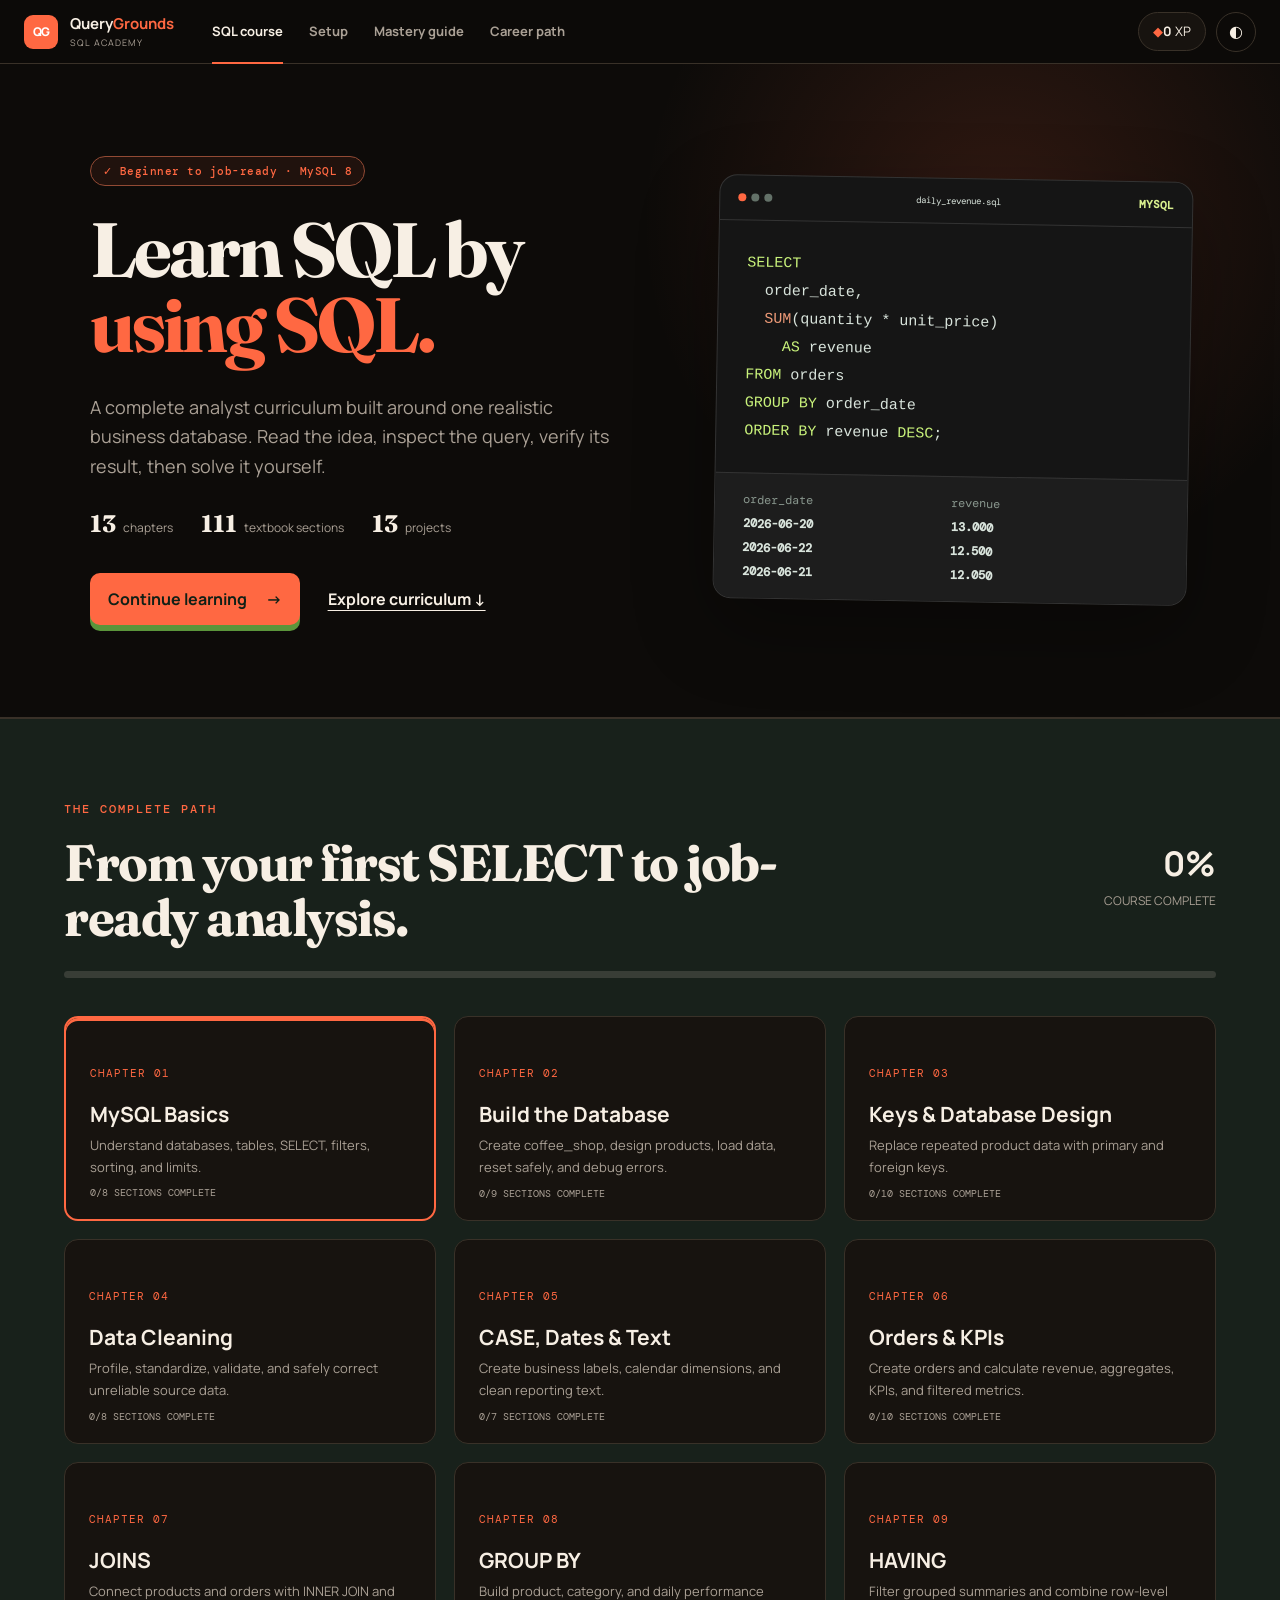
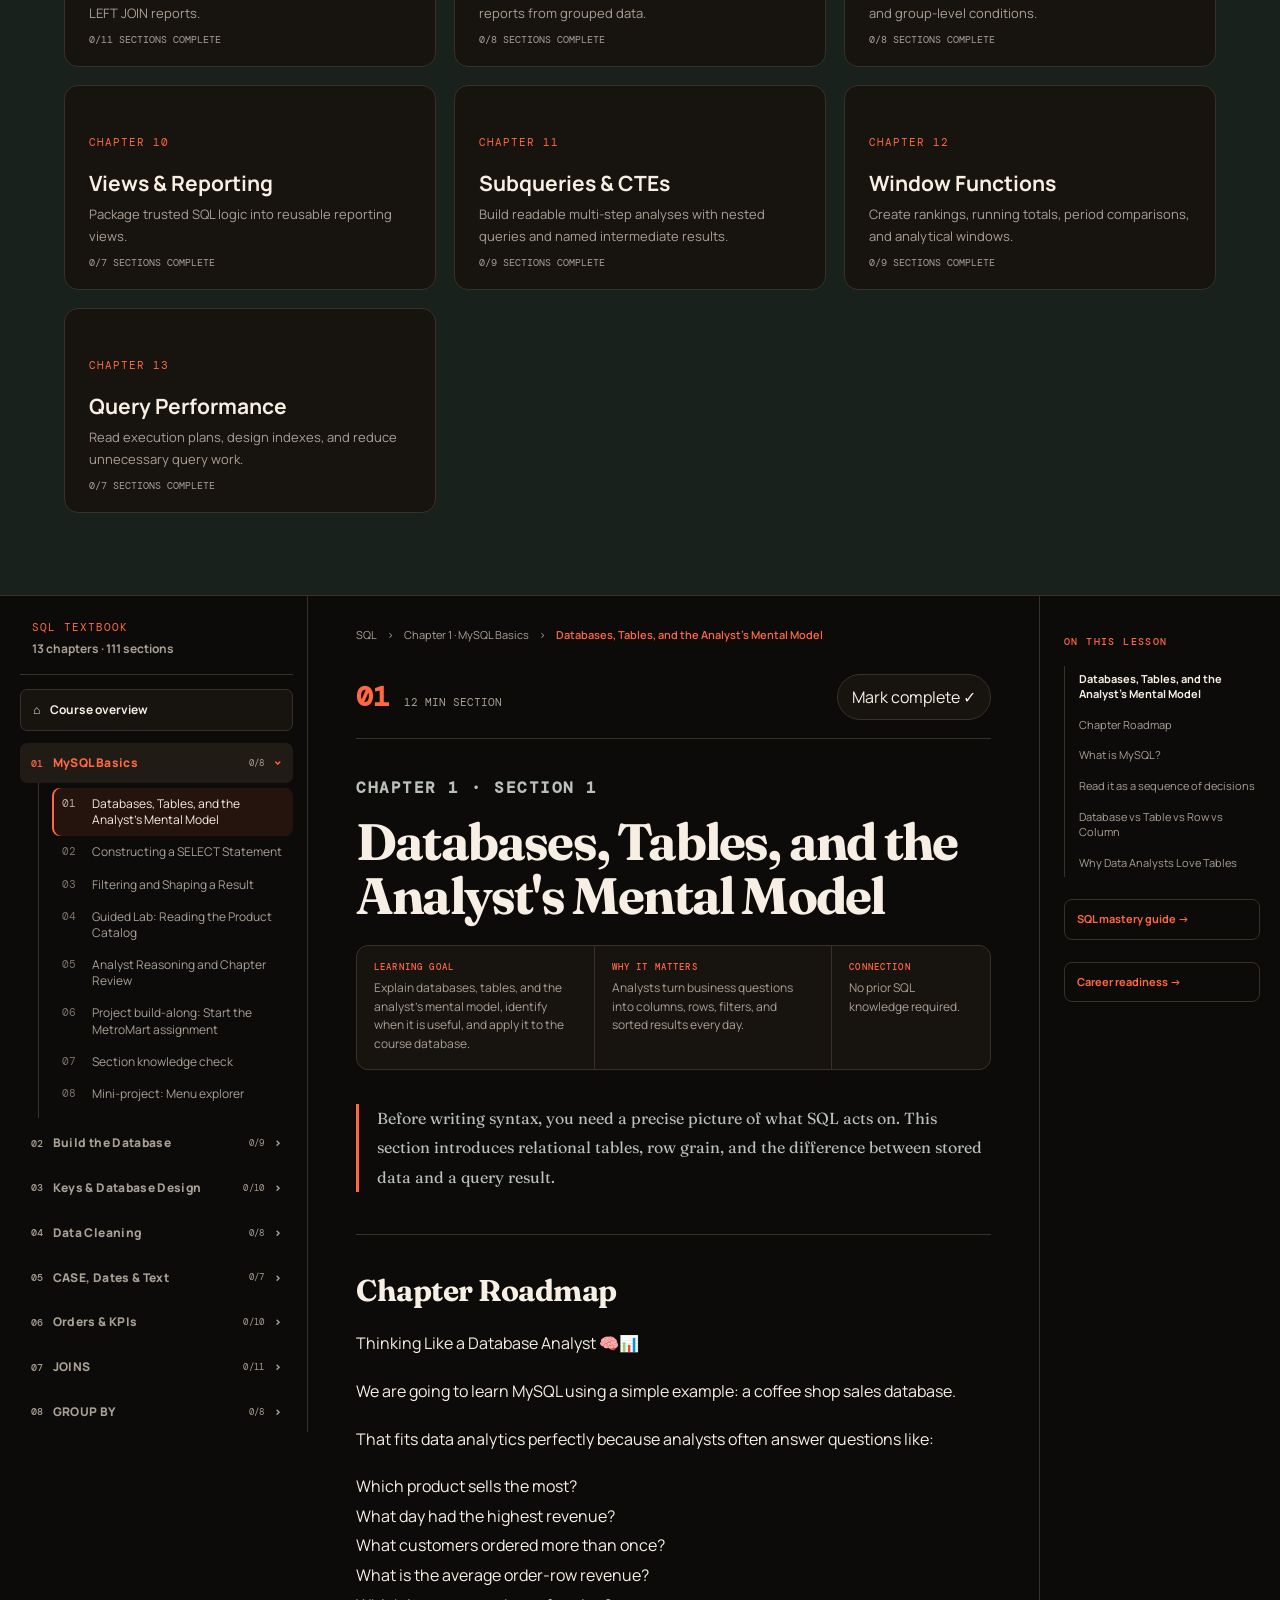
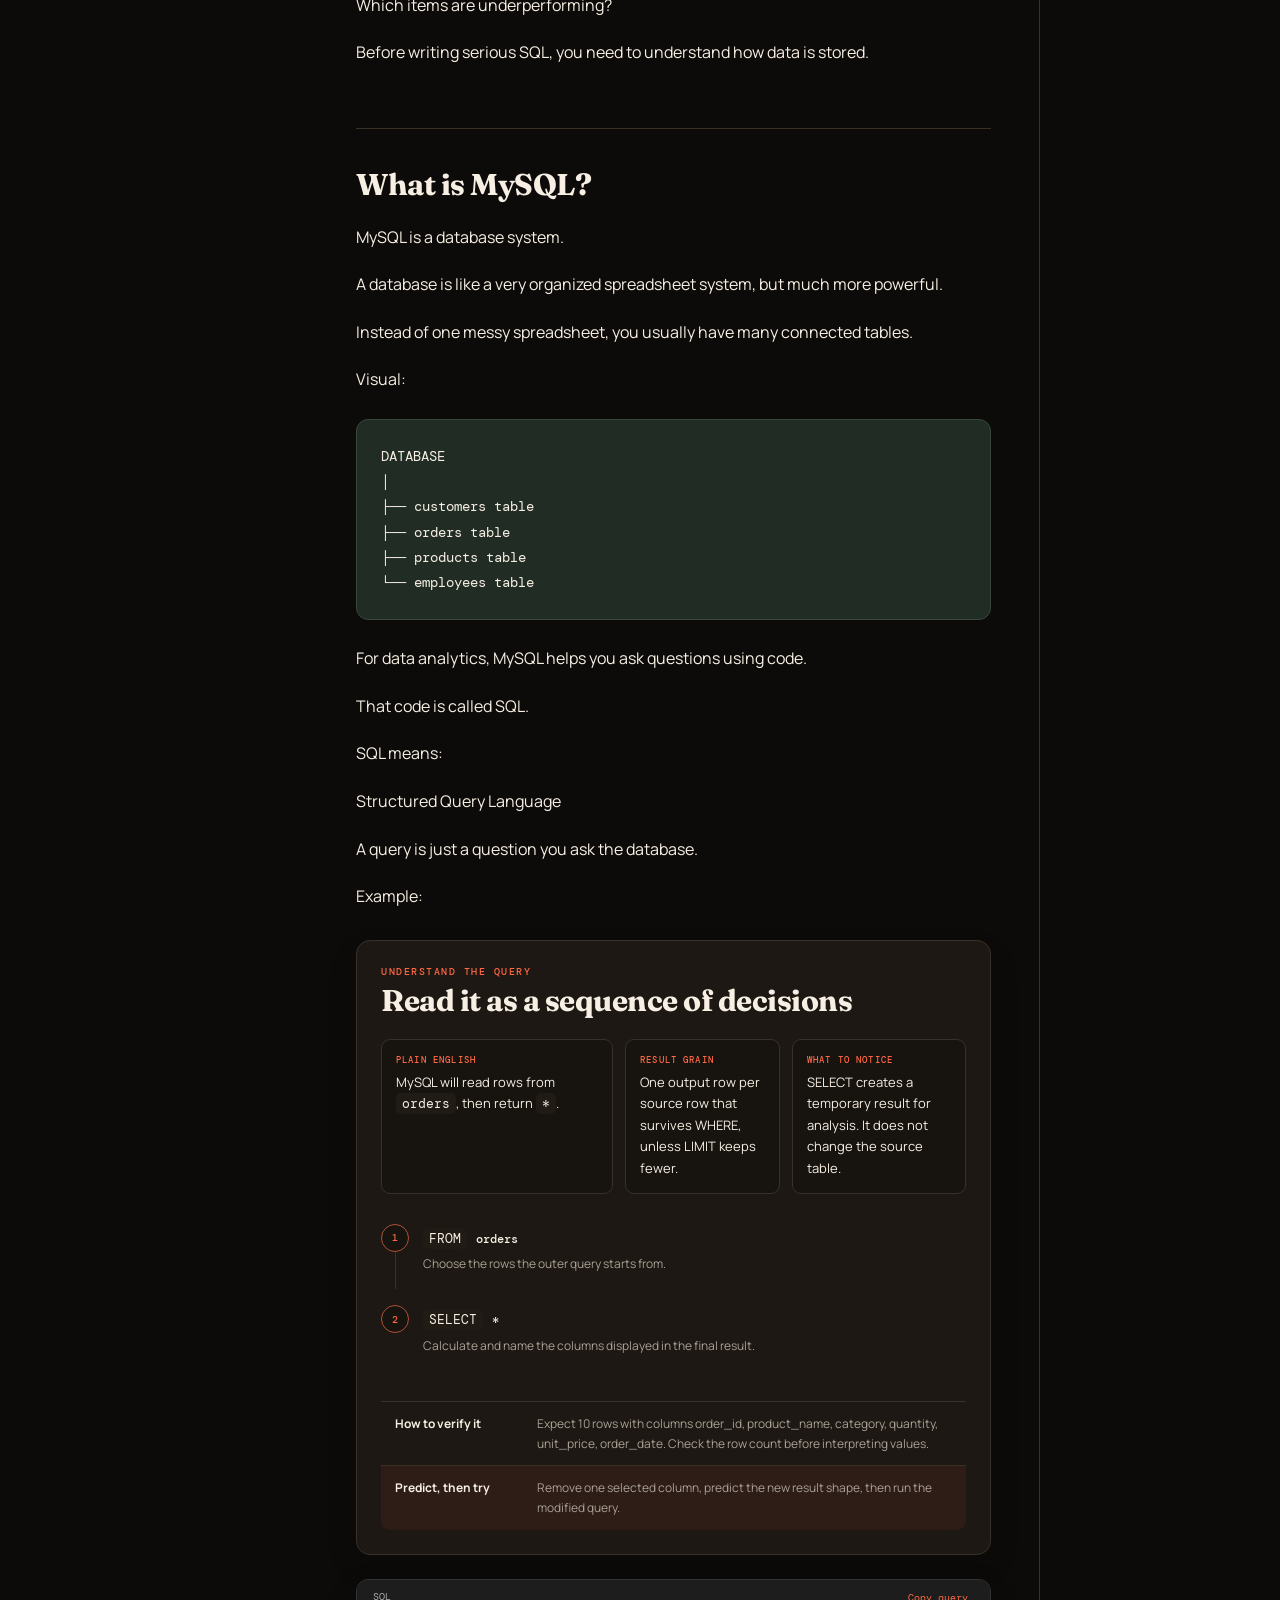
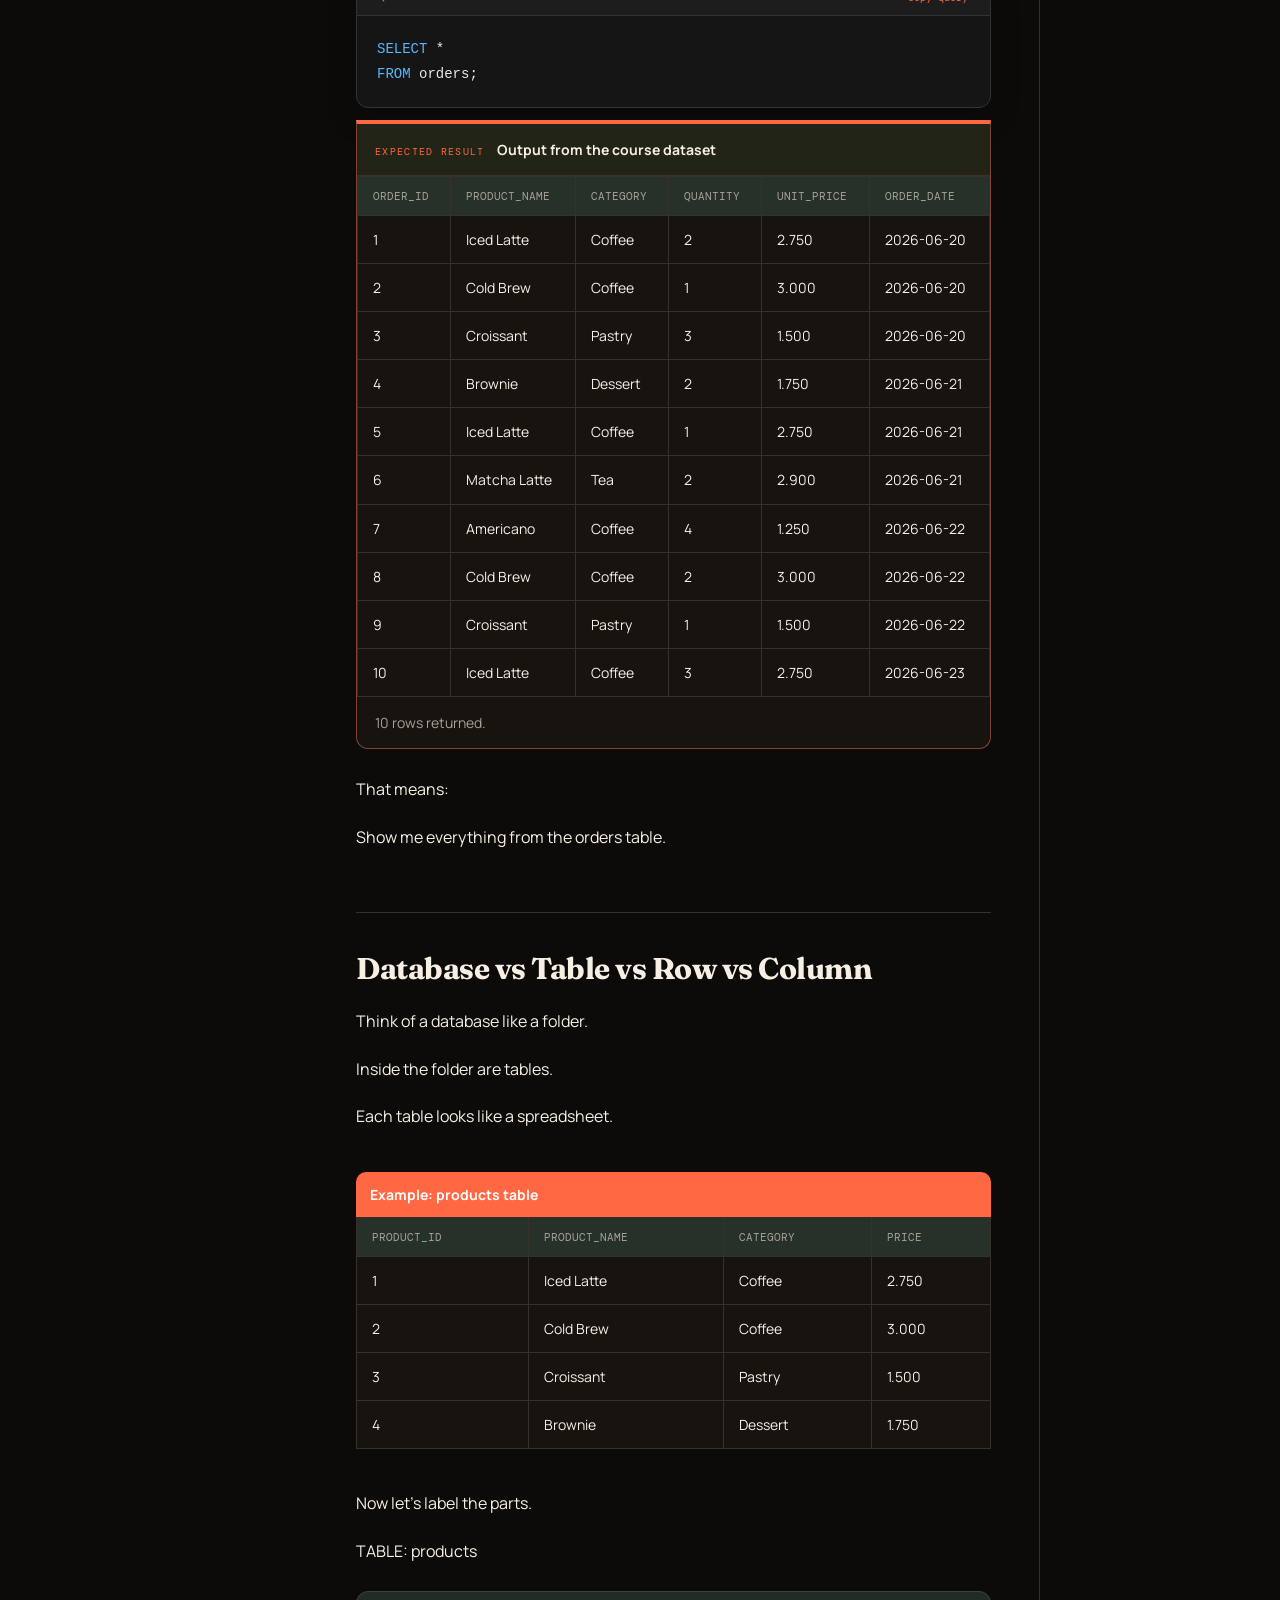
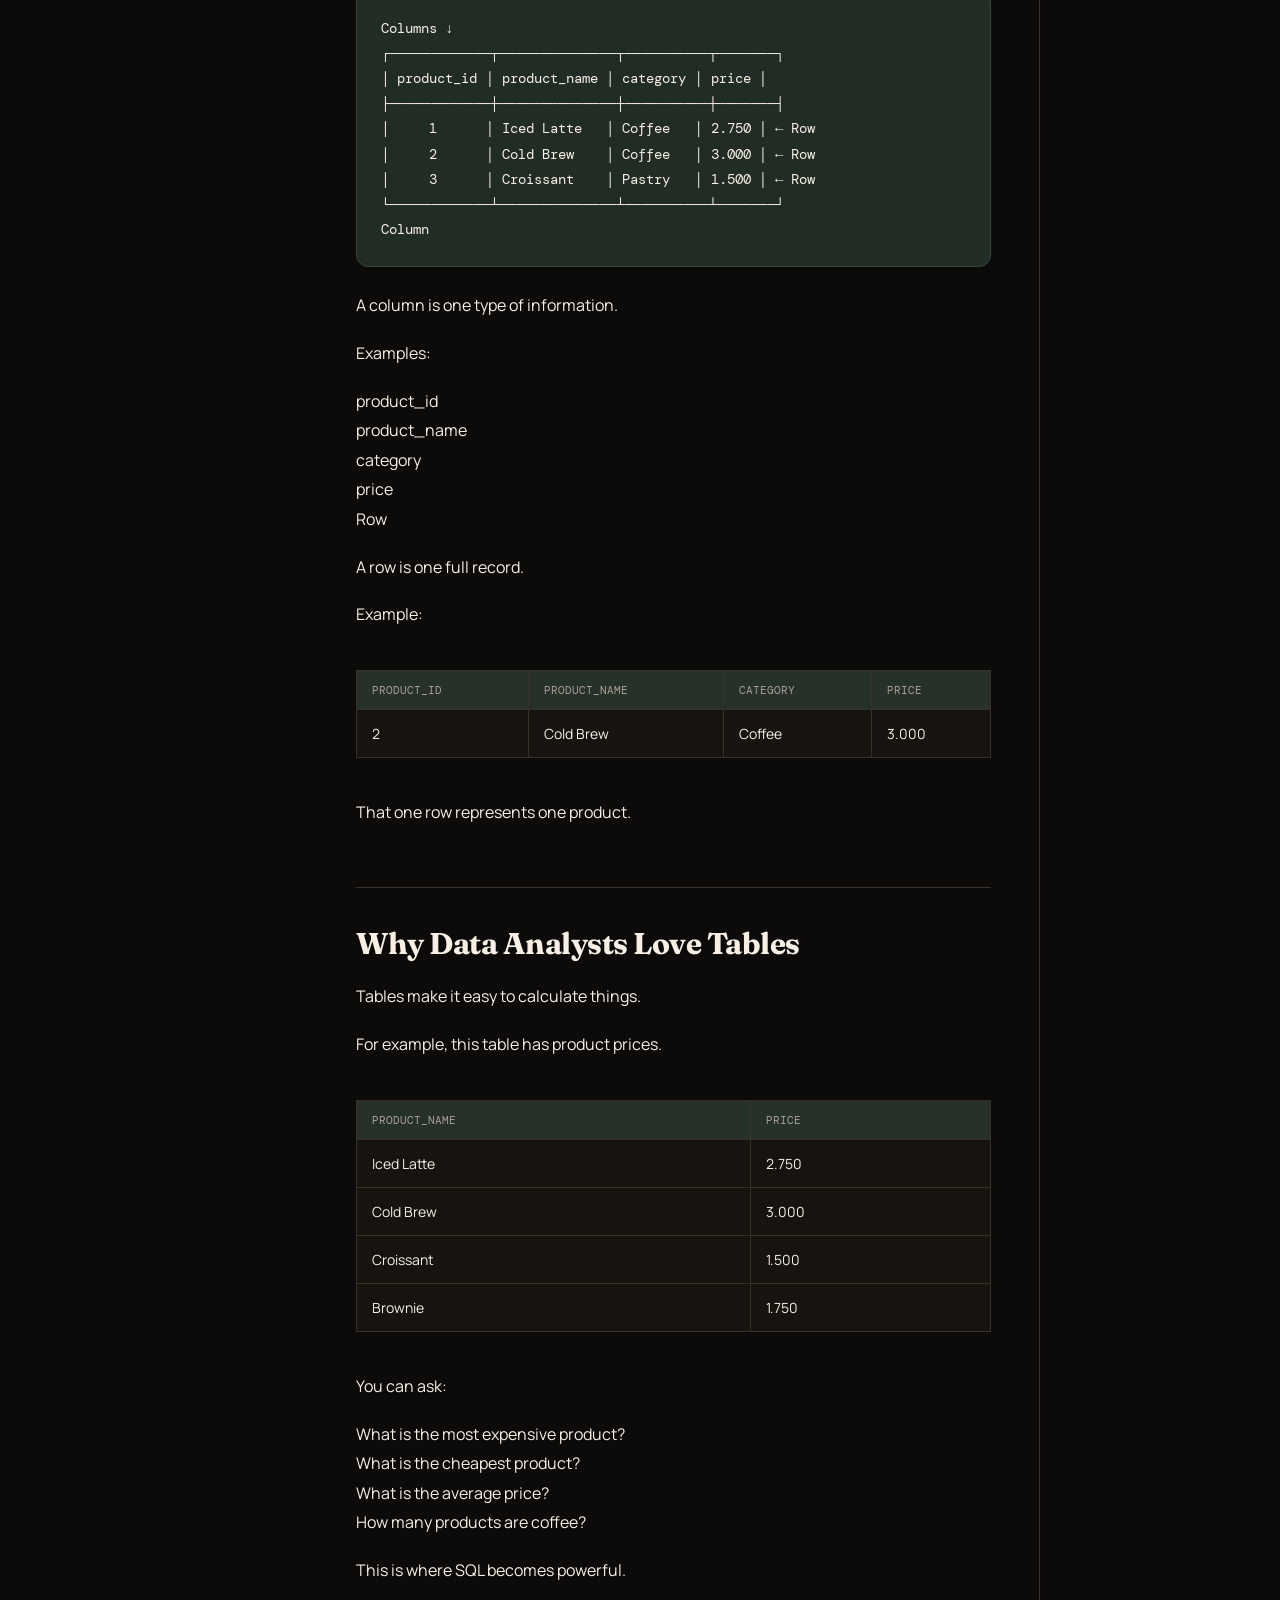
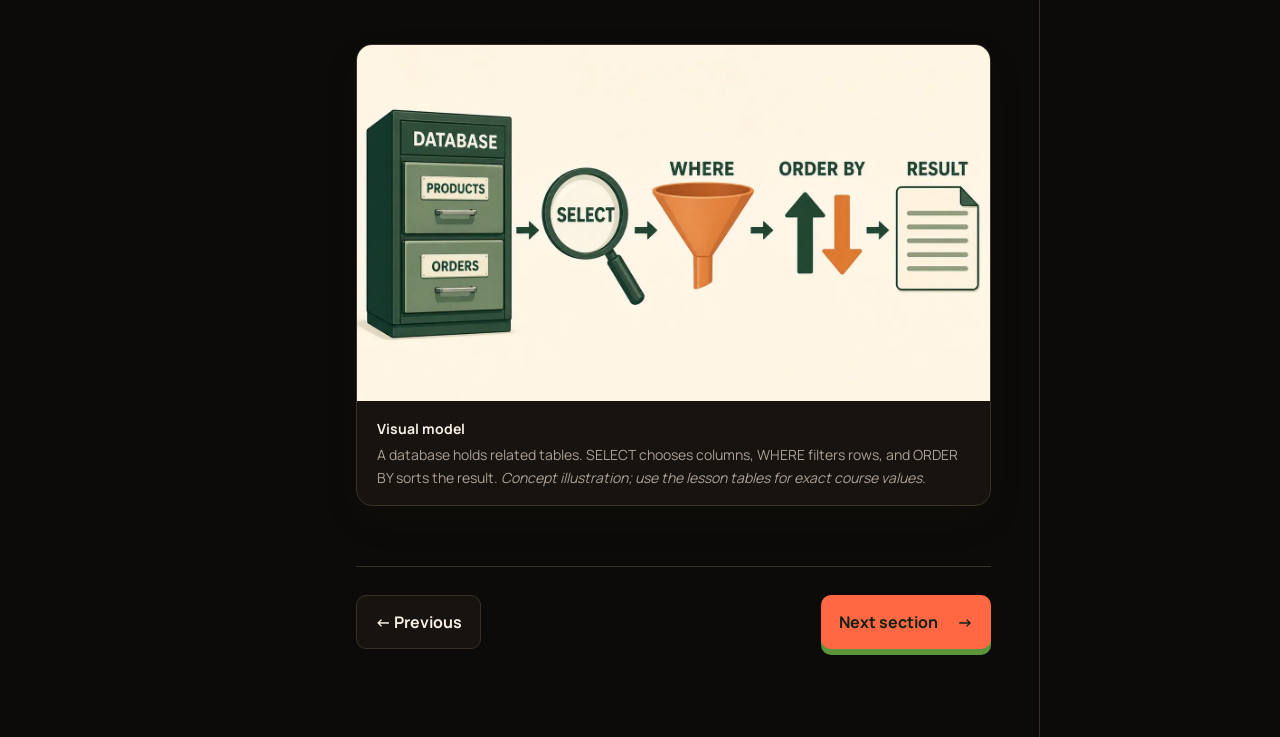
<file: index.html>
<!doctype html>
<html lang="en">
<head>
  <meta charset="UTF-8">
  <meta name="viewport" content="width=device-width, initial-scale=1.0">
  <meta name="description" content="A practical, interactive MySQL course for aspiring data analysts.">
  <title>Query Grounds — MySQL for Data Analytics</title>
  <link rel="preconnect" href="https://fonts.googleapis.com">
  <link rel="preconnect" href="https://fonts.gstatic.com" crossorigin>
  <link href="https://fonts.googleapis.com/css2?family=DM+Mono:wght@400;500&family=Fraunces:opsz,wght@9..144,600;9..144,700&family=Manrope:wght@400;500;600;700;800&display=swap" rel="stylesheet">
  <link rel="stylesheet" href="styles.css">
  <link rel="stylesheet" href="source.css">
  <link rel="stylesheet" href="academy.css">
</head>
<body>
  <a class="skip-link" href="#lessonContent">Skip to lesson</a>
  <div class="noise" aria-hidden="true"></div>
  <header class="topbar">
    <a class="brand" href="#top" aria-label="Query Grounds home">
      <span class="brand-mark">QG</span>
      <span><strong>Query<span>Grounds</span></strong><small>SQL Academy</small></span>
    </a>
    <nav class="main-nav" aria-label="Primary navigation">
      <a class="active" href="#workspace">SQL course</a>
      <a href="setup/README.md">Setup</a>
      <a href="sql-mastery-guide.html">Mastery guide</a>
      <a href="career-center.html">Career path</a>
    </nav>
    <div class="top-actions">
      <button class="curriculum-toggle" id="curriculumToggle" aria-label="Open curriculum" aria-expanded="false">☰ <span>Curriculum</span></button>
      <div class="streak"><span>◆</span><strong id="xpValue">0</strong> XP</div>
      <button class="icon-btn" id="themeToggle" aria-label="Toggle color theme">◐</button>
    </div>
  </header>

  <main id="top">
    <section class="hero">
      <div class="hero-copy">
        <p class="hero-badge">✓ Beginner to job-ready · MySQL 8</p>
        <h1>Learn SQL by<br><em>using SQL.</em></h1>
        <p class="hero-text">A complete analyst curriculum built around one realistic business database. Read the idea, inspect the query, verify its result, then solve it yourself.</p>
        <div class="hero-stats" aria-label="Course statistics"><span><strong>13</strong> chapters</span><span><strong id="courseLessonCount">98</strong> textbook sections</span><span><strong>13</strong> projects</span></div>
        <div class="hero-actions">
          <button class="primary" id="continueBtn">Continue learning <span>→</span></button>
          <a class="text-link" href="#roadmap">Explore curriculum ↓</a>
        </div>
      </div>
      <div class="query-card" aria-label="SQL query example">
        <div class="query-head"><span><i></i><i></i><i></i></span><small>daily_revenue.sql</small><b>MYSQL</b></div>
        <pre><code><span class="kw">SELECT</span>
  order_date,
  <span class="fn">SUM</span>(quantity * unit_price)
    <span class="kw">AS</span> revenue
<span class="kw">FROM</span> orders
<span class="kw">GROUP BY</span> order_date
<span class="kw">ORDER BY</span> revenue <span class="kw">DESC</span>;</code></pre>
        <div class="result-mini">
          <span>order_date</span><span>revenue</span>
          <b>2026-06-20</b><b>13.000</b>
          <b>2026-06-22</b><b>12.500</b>
          <b>2026-06-21</b><b>12.050</b>
        </div>
      </div>
    </section>

    <section class="dashboard" id="roadmap">
      <div class="section-heading">
        <div><p class="eyebrow">THE COMPLETE PATH</p><h2>From your first SELECT to job-ready analysis.</h2></div>
        <div class="progress-summary"><strong id="progressPercent">0%</strong><span>course complete</span></div>
      </div>
      <div class="progress-track"><span id="progressBar"></span></div>
      <div class="roadmap" id="roadmapList"></div>
    </section>

    <section class="workspace" id="workspace">
      <aside class="lesson-nav">
        <div class="nav-title"><span>SQL TEXTBOOK</span><strong id="courseScope">13 chapters · 98 sections</strong></div>
        <div class="current-segment" aria-live="polite"><span id="segmentKicker">CHAPTER 1</span><strong id="segmentTitle">MySQL Basics</strong></div>
        <nav id="lessonTabs" aria-label="Lesson sections"></nav>
        <button class="reset-btn" id="resetProgress">Reset course progress</button>
      </aside>

      <article class="lesson-panel">
        <nav class="breadcrumbs" aria-label="Breadcrumb"><a href="#roadmap">SQL</a><span>›</span><button id="breadcrumbSegment">Chapter 1</button><span>›</span><strong id="breadcrumbLesson">Section</strong></nav>
        <div class="lesson-topline">
          <div><span class="lesson-number" id="lessonNumber">01</span><span class="reading-time" id="readingTime">5 MIN LESSON</span></div>
          <button class="complete-btn" id="completeLesson">Mark complete <span>✓</span></button>
        </div>
        <div id="lessonContent" class="lesson-content"></div>
        <div class="lesson-footer">
          <button class="secondary" id="prevLesson">← Previous</button>
          <button class="primary" id="nextLesson">Next lesson <span>→</span></button>
        </div>
      </article>
      <aside class="lesson-toc" aria-label="On this lesson">
        <strong>ON THIS LESSON</strong>
        <nav id="lessonToc"></nav>
        <a class="toc-career" href="sql-mastery-guide.html">SQL mastery guide -></a>
        <a class="toc-career" href="career-center.html">Career readiness →</a>
      </aside>
    </section>
  </main>

  <div class="toast" id="toast" role="status" aria-live="polite"></div>
  <script src="source-lessons.js"></script>
  <script src="app.js"></script>
</body>
</html>
</file>
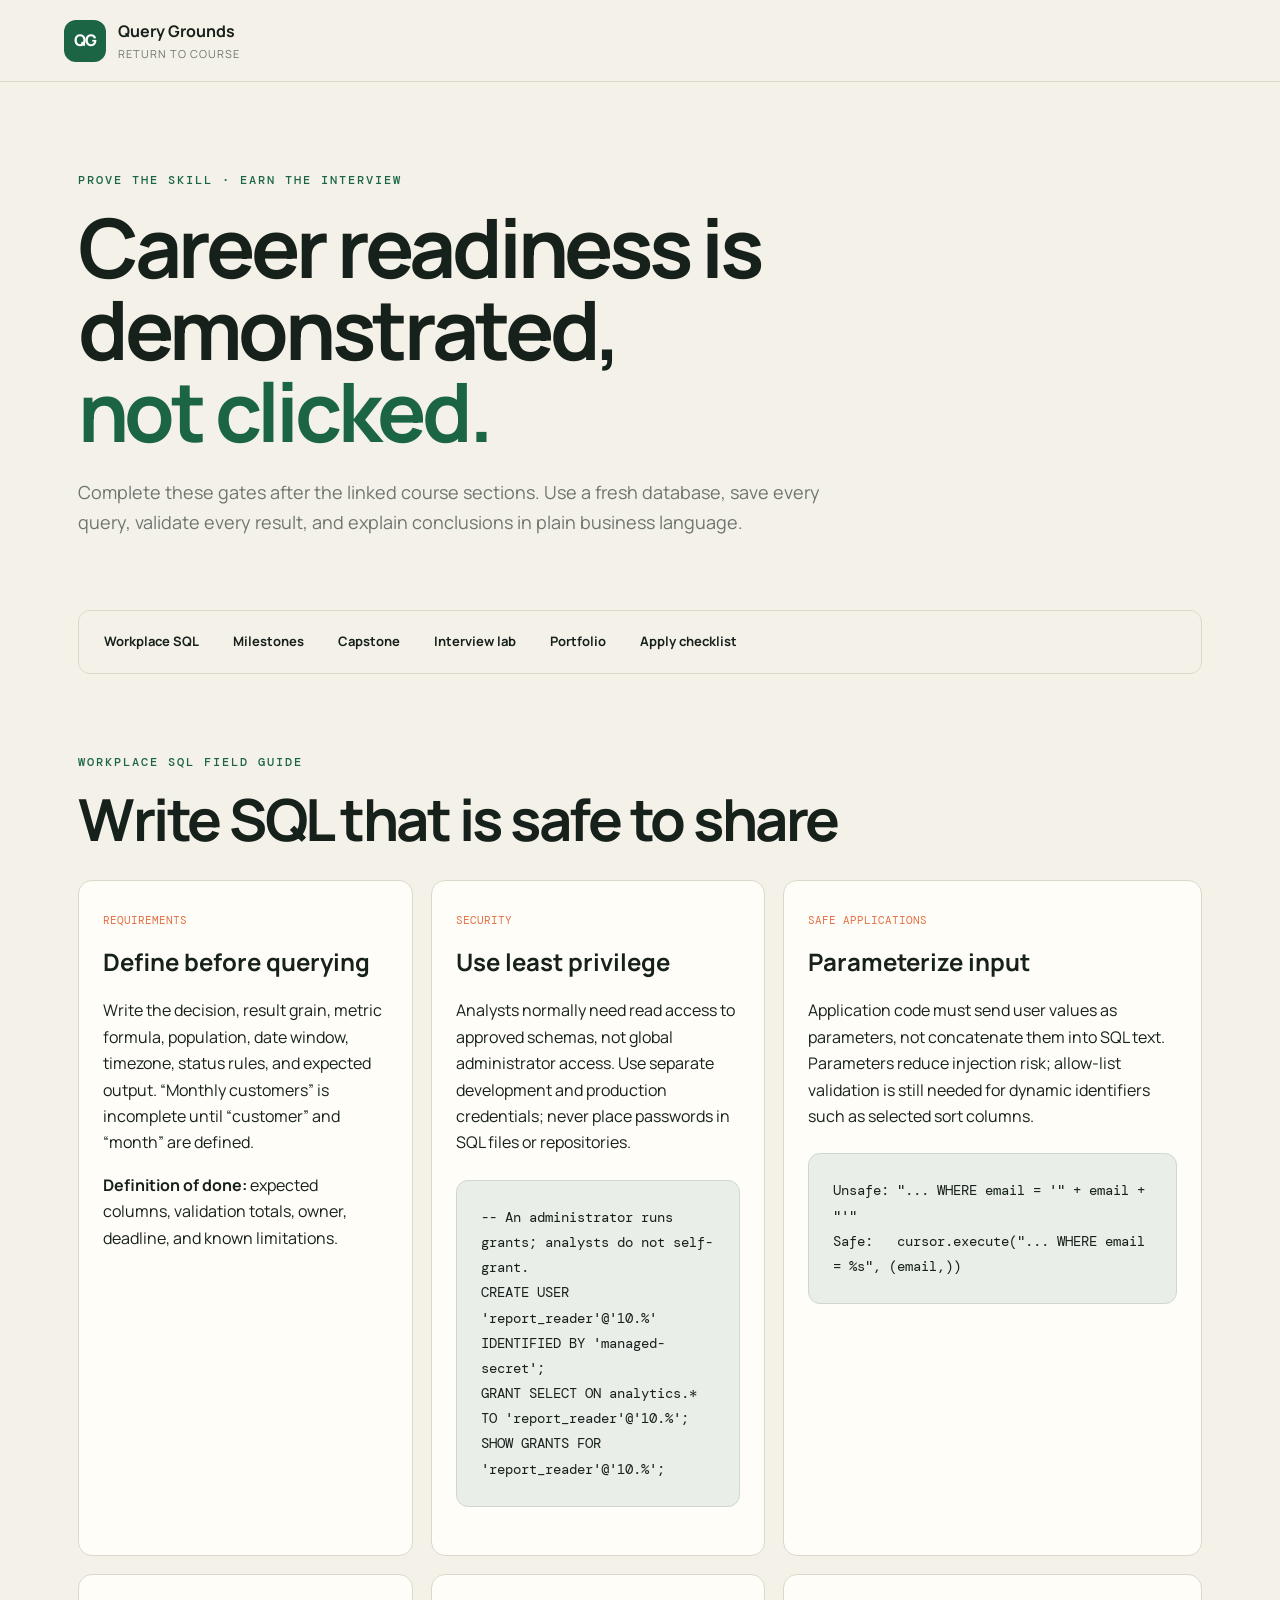
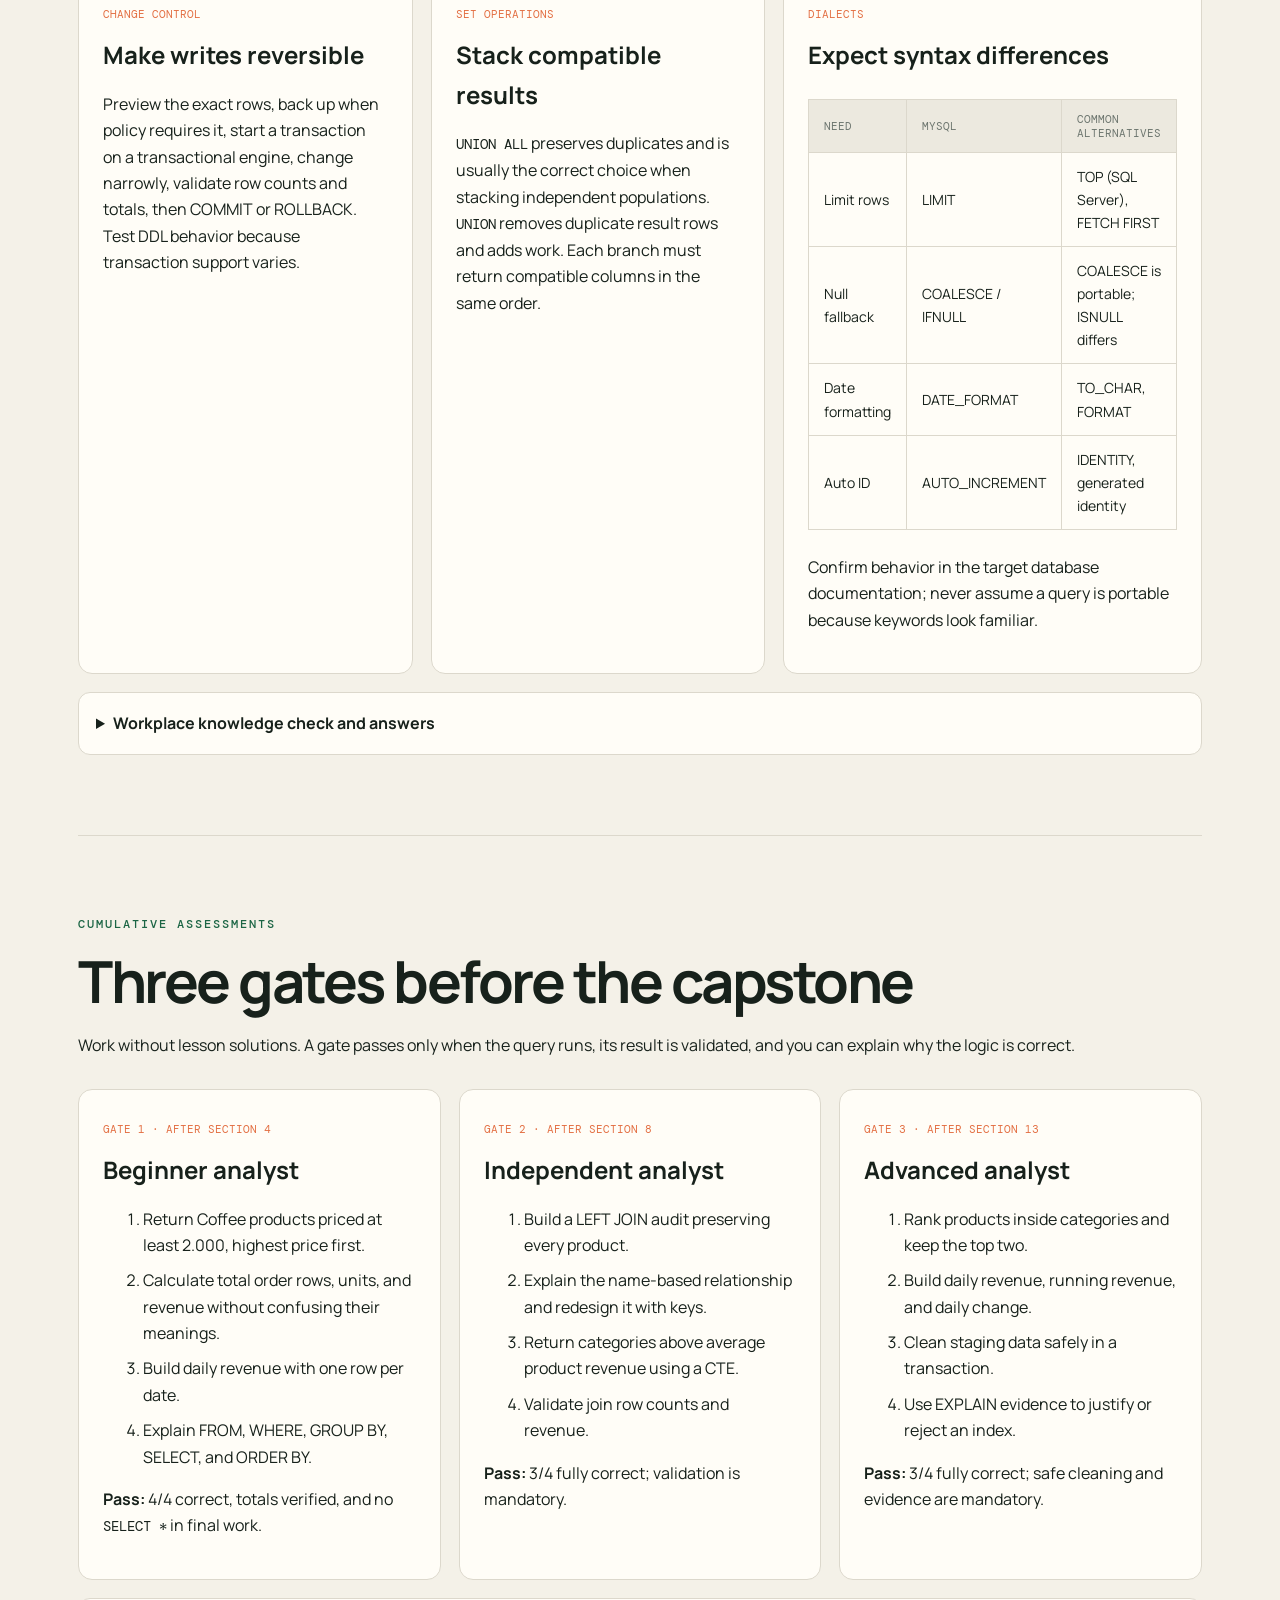
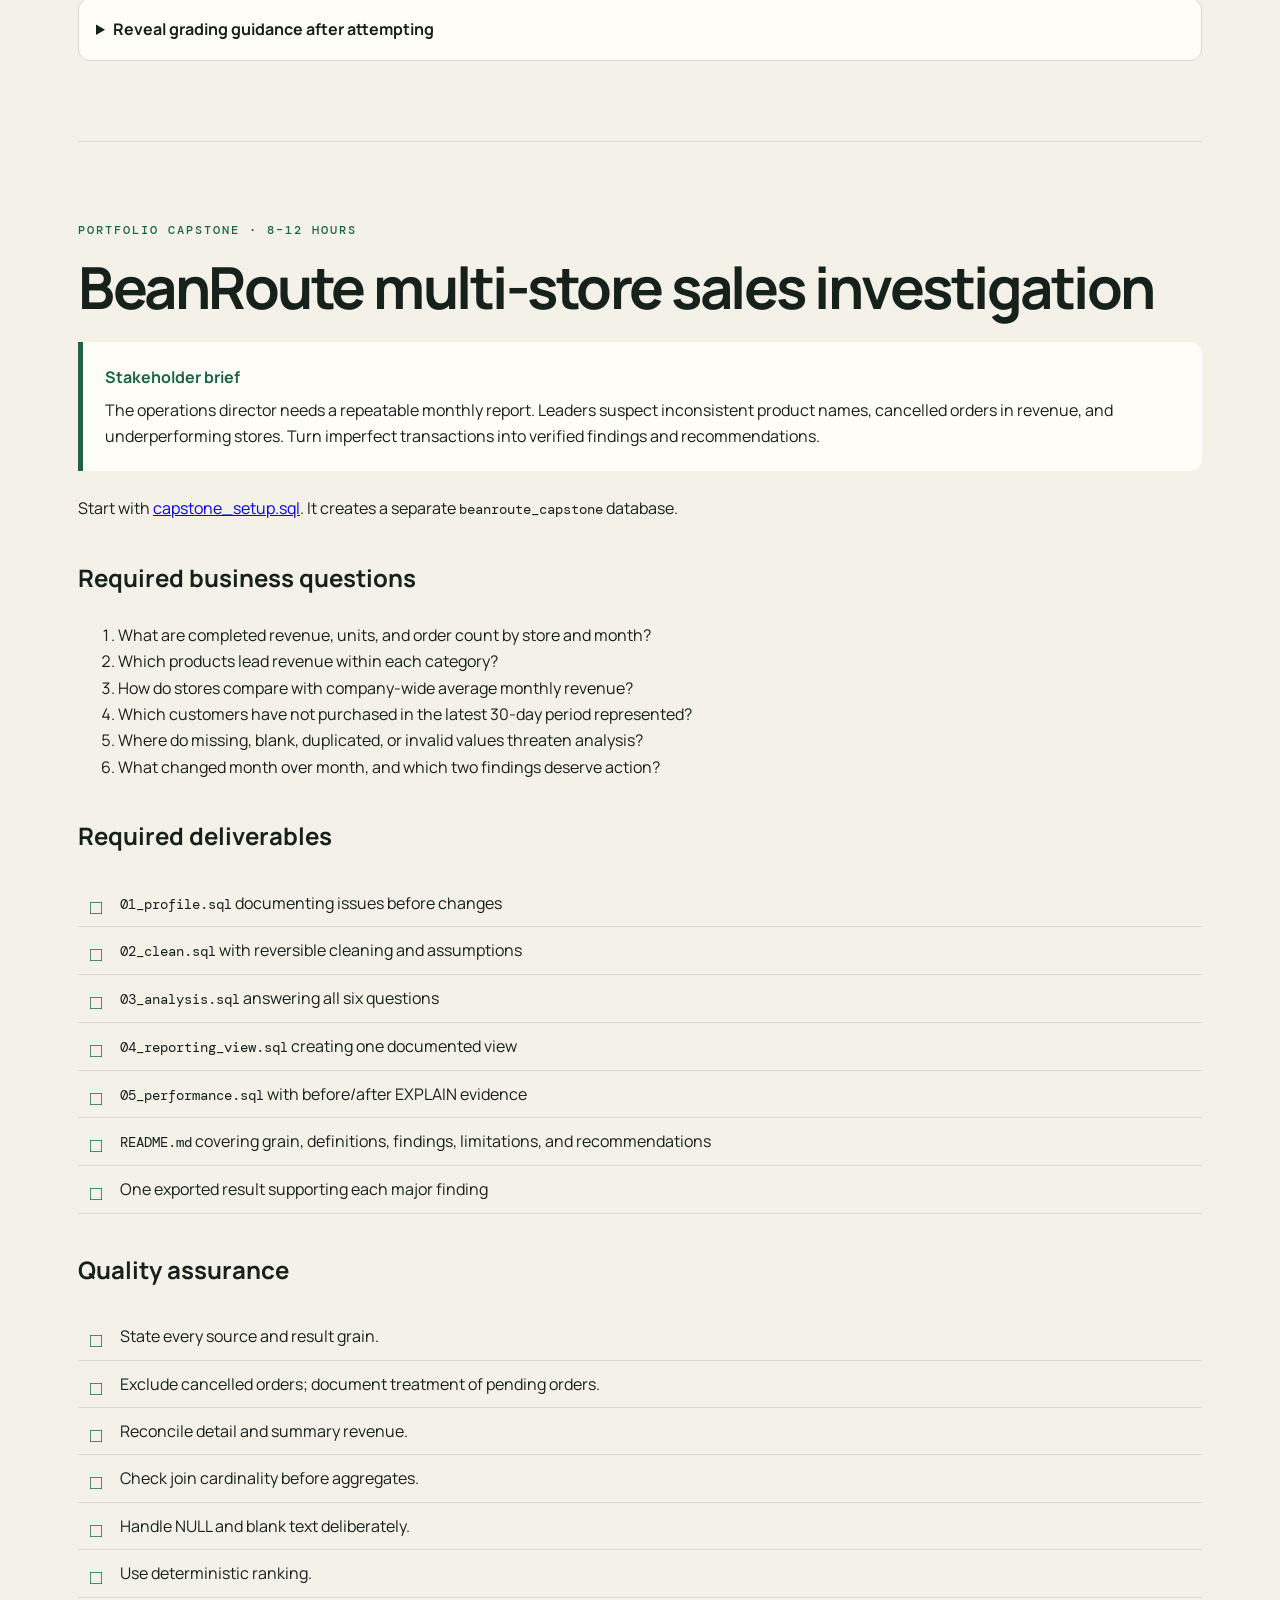
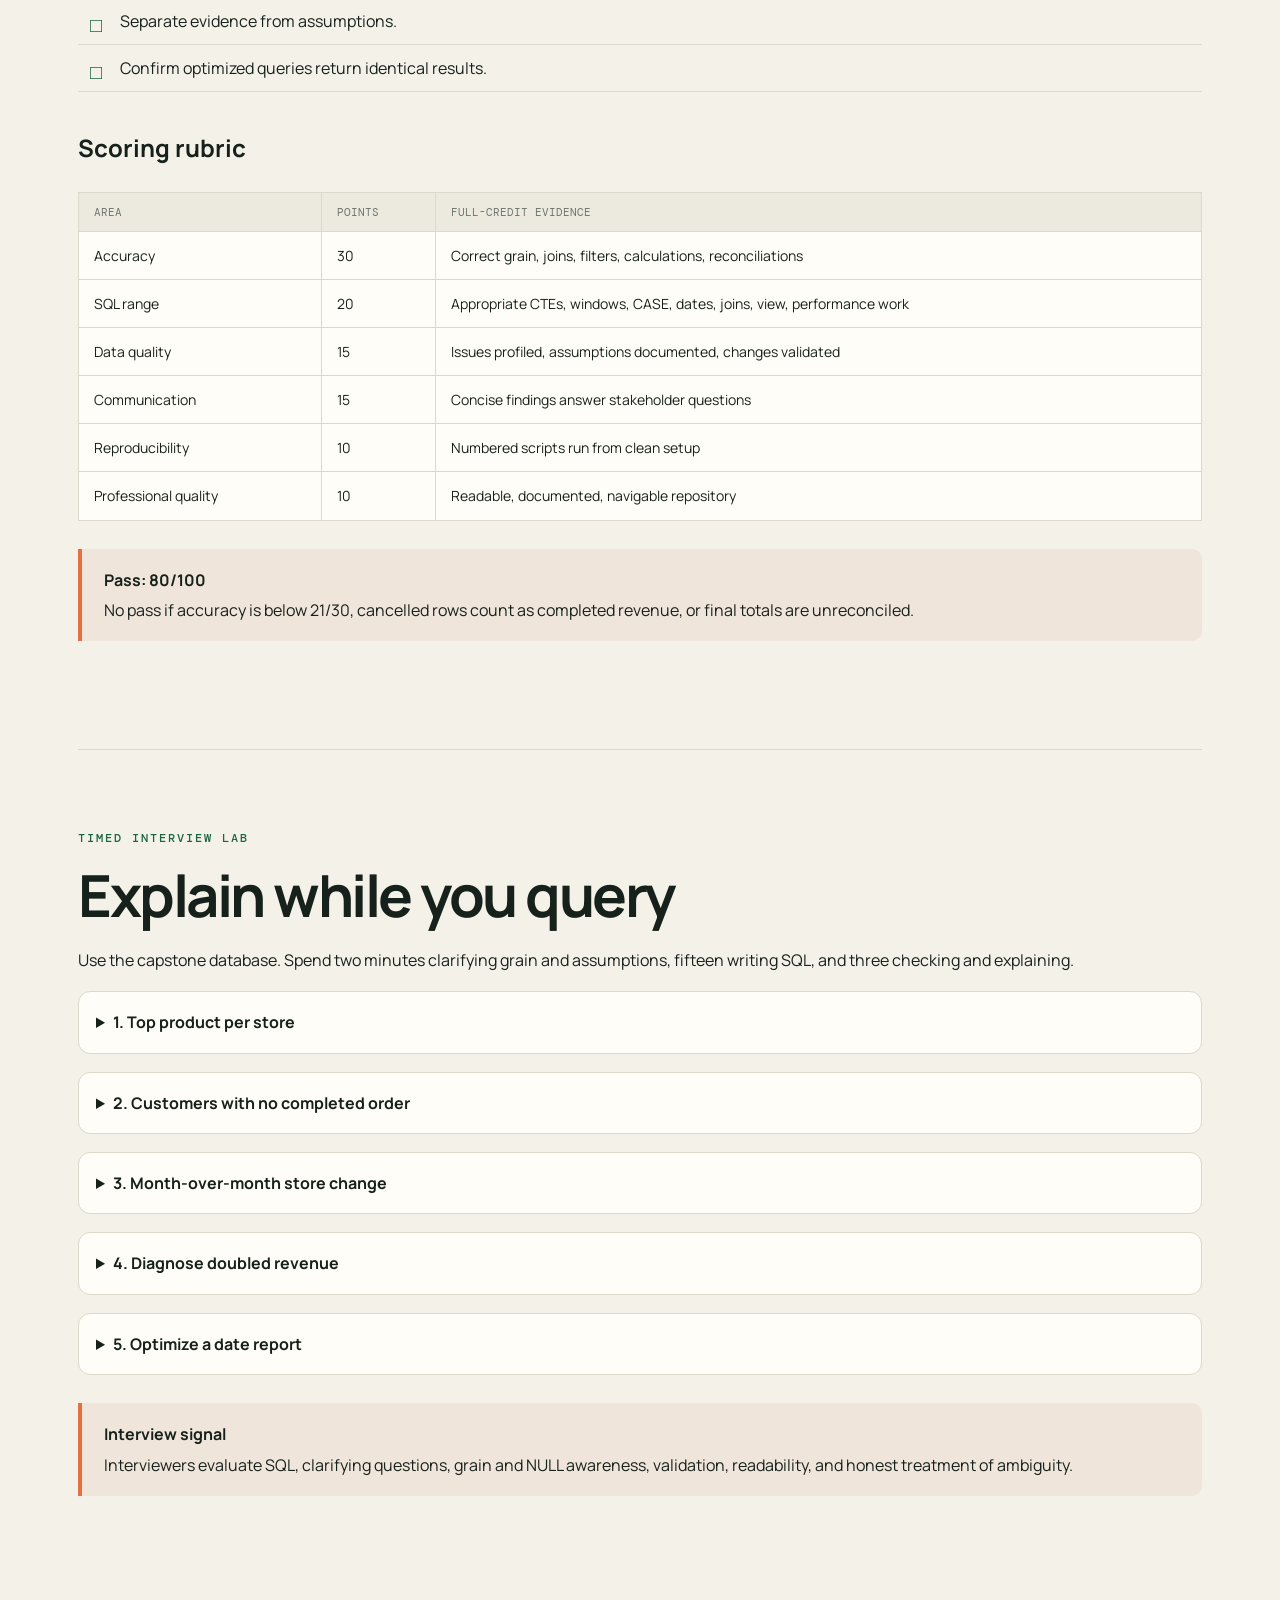
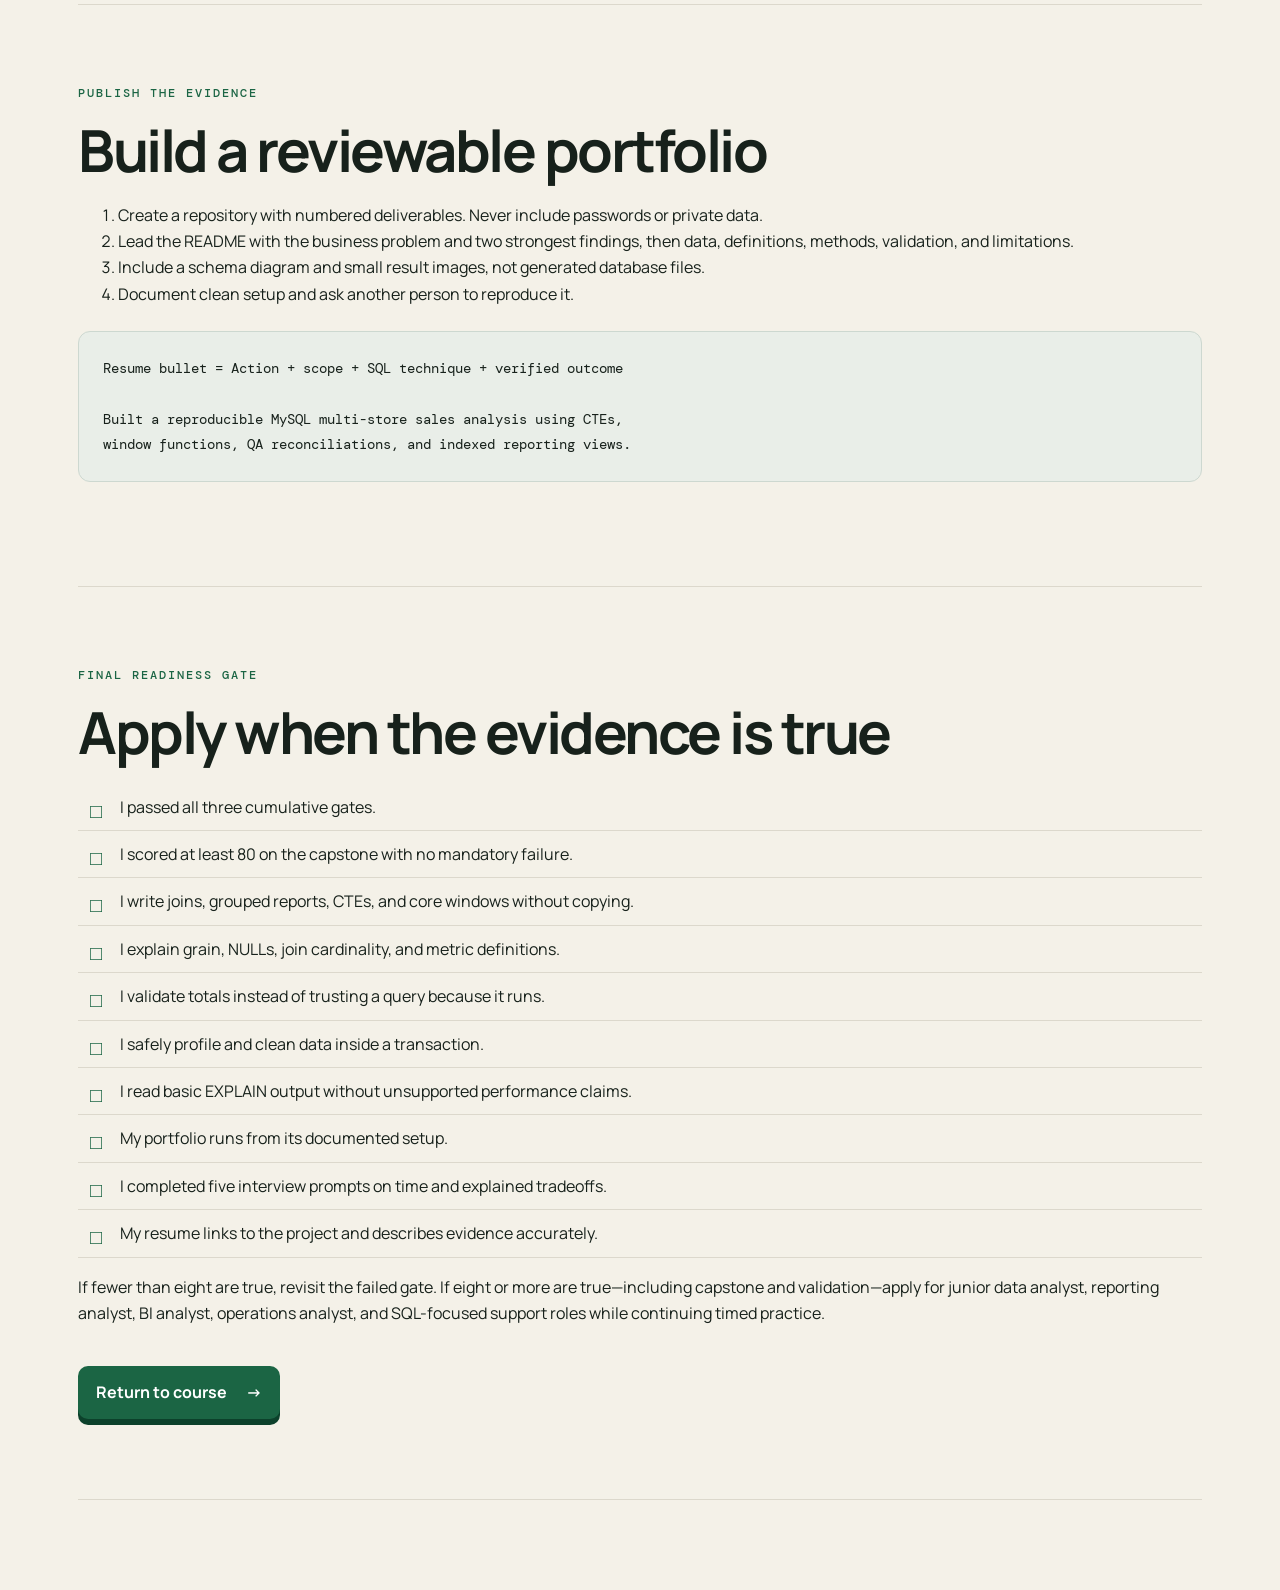
<file: career-center.html>
<!doctype html><html lang="en"><head><meta charset="UTF-8"><meta name="viewport" content="width=device-width,initial-scale=1"><meta name="description" content="SQL assessments, portfolio capstone, interview practice, and job readiness."><title>Career Center — Query Grounds</title><link rel="preconnect" href="https://fonts.googleapis.com"><link rel="preconnect" href="https://fonts.gstatic.com" crossorigin><link href="https://fonts.googleapis.com/css2?family=DM+Mono:wght@400;500&family=Manrope:wght@400;500;600;700;800&display=swap" rel="stylesheet"><link rel="stylesheet" href="styles.css"><link rel="stylesheet" href="source.css"></head>
<body><header class="topbar"><a class="brand" href="index.html"><span class="brand-mark">QG</span><span><strong>Query Grounds</strong><small>Return to course</small></span></a></header><main class="career-page">
<section class="career-hero"><p class="eyebrow">PROVE THE SKILL · EARN THE INTERVIEW</p><h1>Career readiness is demonstrated,<br><em>not clicked.</em></h1><p>Complete these gates after the linked course sections. Use a fresh database, save every query, validate every result, and explain conclusions in plain business language.</p></section>
<nav class="career-nav" aria-label="Career center sections"><a href="#workplace">Workplace SQL</a><a href="#milestones">Milestones</a><a href="#capstone">Capstone</a><a href="#interview">Interview lab</a><a href="#portfolio">Portfolio</a><a href="#apply">Apply checklist</a></nav>

<section id="workplace" class="career-section"><p class="eyebrow">WORKPLACE SQL FIELD GUIDE</p><h2>Write SQL that is safe to share</h2><div class="assessment-grid">
<article class="assessment-card"><span>REQUIREMENTS</span><h3>Define before querying</h3><p>Write the decision, result grain, metric formula, population, date window, timezone, status rules, and expected output. “Monthly customers” is incomplete until “customer” and “month” are defined.</p><p><strong>Definition of done:</strong> expected columns, validation totals, owner, deadline, and known limitations.</p></article>
<article class="assessment-card"><span>SECURITY</span><h3>Use least privilege</h3><p>Analysts normally need read access to approved schemas, not global administrator access. Use separate development and production credentials; never place passwords in SQL files or repositories.</p><pre class="diagram">-- An administrator runs grants; analysts do not self-grant.
CREATE USER 'report_reader'@'10.%' IDENTIFIED BY 'managed-secret';
GRANT SELECT ON analytics.* TO 'report_reader'@'10.%';
SHOW GRANTS FOR 'report_reader'@'10.%';</pre></article>
<article class="assessment-card"><span>SAFE APPLICATIONS</span><h3>Parameterize input</h3><p>Application code must send user values as parameters, not concatenate them into SQL text. Parameters reduce injection risk; allow-list validation is still needed for dynamic identifiers such as selected sort columns.</p><pre class="diagram">Unsafe: "... WHERE email = '" + email + "'"
Safe:   cursor.execute("... WHERE email = %s", (email,))</pre></article>
<article class="assessment-card"><span>CHANGE CONTROL</span><h3>Make writes reversible</h3><p>Preview the exact rows, back up when policy requires it, start a transaction on a transactional engine, change narrowly, validate row counts and totals, then COMMIT or ROLLBACK. Test DDL behavior because transaction support varies.</p></article>
<article class="assessment-card"><span>SET OPERATIONS</span><h3>Stack compatible results</h3><p><code>UNION ALL</code> preserves duplicates and is usually the correct choice when stacking independent populations. <code>UNION</code> removes duplicate result rows and adds work. Each branch must return compatible columns in the same order.</p></article>
<article class="assessment-card"><span>DIALECTS</span><h3>Expect syntax differences</h3><table class="data-table"><thead><tr><th>Need</th><th>MySQL</th><th>Common alternatives</th></tr></thead><tbody><tr><td>Limit rows</td><td>LIMIT</td><td>TOP (SQL Server), FETCH FIRST</td></tr><tr><td>Null fallback</td><td>COALESCE / IFNULL</td><td>COALESCE is portable; ISNULL differs</td></tr><tr><td>Date formatting</td><td>DATE_FORMAT</td><td>TO_CHAR, FORMAT</td></tr><tr><td>Auto ID</td><td>AUTO_INCREMENT</td><td>IDENTITY, generated identity</td></tr></tbody></table><p>Confirm behavior in the target database documentation; never assume a query is portable because keywords look familiar.</p></article></div>
<details class="career-solution"><summary>Workplace knowledge check and answers</summary><ol><li><strong>A dashboard asks for active customers. What comes first?</strong> Define “active,” time window, timezone, and grain before querying.</li><li><strong>Should a reporting account receive ALL PRIVILEGES?</strong> No. Grant only the approved operations and schemas.</li><li><strong>When should UNION replace UNION ALL?</strong> Only when duplicate result rows must be removed by the business definition.</li><li><strong>Can parameter placeholders represent a column name?</strong> Usually no. Use an allow-list for dynamic identifiers.</li><li><strong>Does START TRANSACTION make every DDL change reversible?</strong> No. MySQL DDL may cause implicit commits; test behavior and follow change-control policy.</li></ol></details></section>

<section id="milestones" class="career-section"><p class="eyebrow">CUMULATIVE ASSESSMENTS</p><h2>Three gates before the capstone</h2><p>Work without lesson solutions. A gate passes only when the query runs, its result is validated, and you can explain why the logic is correct.</p><div class="assessment-grid">
<article class="assessment-card"><span>GATE 1 · AFTER SECTION 4</span><h3>Beginner analyst</h3><ol><li>Return Coffee products priced at least 2.000, highest price first.</li><li>Calculate total order rows, units, and revenue without confusing their meanings.</li><li>Build daily revenue with one row per date.</li><li>Explain FROM, WHERE, GROUP BY, SELECT, and ORDER BY.</li></ol><p><strong>Pass:</strong> 4/4 correct, totals verified, and no <code>SELECT *</code> in final work.</p></article>
<article class="assessment-card"><span>GATE 2 · AFTER SECTION 8</span><h3>Independent analyst</h3><ol><li>Build a LEFT JOIN audit preserving every product.</li><li>Explain the name-based relationship and redesign it with keys.</li><li>Return categories above average product revenue using a CTE.</li><li>Validate join row counts and revenue.</li></ol><p><strong>Pass:</strong> 3/4 fully correct; validation is mandatory.</p></article>
<article class="assessment-card"><span>GATE 3 · AFTER SECTION 13</span><h3>Advanced analyst</h3><ol><li>Rank products inside categories and keep the top two.</li><li>Build daily revenue, running revenue, and daily change.</li><li>Clean staging data safely in a transaction.</li><li>Use EXPLAIN evidence to justify or reject an index.</li></ol><p><strong>Pass:</strong> 3/4 fully correct; safe cleaning and evidence are mandatory.</p></article></div>
<details class="career-solution"><summary>Reveal grading guidance after attempting</summary><p>Compare against relevant mini-project solutions. Grade result grain, filter timing, NULL behavior, totals, and explanation. Different SQL is valid when it returns the correct result and preserves business meaning.</p></details></section>

<section id="capstone" class="career-section"><p class="eyebrow">PORTFOLIO CAPSTONE · 8–12 HOURS</p><h2>BeanRoute multi-store sales investigation</h2><div class="project-brief"><strong>Stakeholder brief</strong><p>The operations director needs a repeatable monthly report. Leaders suspect inconsistent product names, cancelled orders in revenue, and underperforming stores. Turn imperfect transactions into verified findings and recommendations.</p></div><p>Start with <a href="capstone/capstone_setup.sql">capstone_setup.sql</a>. It creates a separate <code>beanroute_capstone</code> database.</p>
<h3>Required business questions</h3><ol><li>What are completed revenue, units, and order count by store and month?</li><li>Which products lead revenue within each category?</li><li>How do stores compare with company-wide average monthly revenue?</li><li>Which customers have not purchased in the latest 30-day period represented?</li><li>Where do missing, blank, duplicated, or invalid values threaten analysis?</li><li>What changed month over month, and which two findings deserve action?</li></ol>
<h3>Required deliverables</h3><ul class="project-checklist"><li><code>01_profile.sql</code> documenting issues before changes</li><li><code>02_clean.sql</code> with reversible cleaning and assumptions</li><li><code>03_analysis.sql</code> answering all six questions</li><li><code>04_reporting_view.sql</code> creating one documented view</li><li><code>05_performance.sql</code> with before/after EXPLAIN evidence</li><li><code>README.md</code> covering grain, definitions, findings, limitations, and recommendations</li><li>One exported result supporting each major finding</li></ul>
<h3>Quality assurance</h3><ul class="project-checklist"><li>State every source and result grain.</li><li>Exclude cancelled orders; document treatment of pending orders.</li><li>Reconcile detail and summary revenue.</li><li>Check join cardinality before aggregates.</li><li>Handle NULL and blank text deliberately.</li><li>Use deterministic ranking.</li><li>Separate evidence from assumptions.</li><li>Confirm optimized queries return identical results.</li></ul>
<h3>Scoring rubric</h3><table class="data-table"><thead><tr><th>Area</th><th>Points</th><th>Full-credit evidence</th></tr></thead><tbody><tr><td>Accuracy</td><td>30</td><td>Correct grain, joins, filters, calculations, reconciliations</td></tr><tr><td>SQL range</td><td>20</td><td>Appropriate CTEs, windows, CASE, dates, joins, view, performance work</td></tr><tr><td>Data quality</td><td>15</td><td>Issues profiled, assumptions documented, changes validated</td></tr><tr><td>Communication</td><td>15</td><td>Concise findings answer stakeholder questions</td></tr><tr><td>Reproducibility</td><td>10</td><td>Numbered scripts run from clean setup</td></tr><tr><td>Professional quality</td><td>10</td><td>Readable, documented, navigable repository</td></tr></tbody></table><div class="callout"><strong>Pass: 80/100</strong>No pass if accuracy is below 21/30, cancelled rows count as completed revenue, or final totals are unreconciled.</div></section>

<section id="interview" class="career-section"><p class="eyebrow">TIMED INTERVIEW LAB</p><h2>Explain while you query</h2><p>Use the capstone database. Spend two minutes clarifying grain and assumptions, fifteen writing SQL, and three checking and explaining.</p><div class="interview-list">
<details><summary>1. Top product per store</summary><p>Return the highest completed-revenue product in each store. Explain ties.</p><p><strong>Expected:</strong> aggregate store-product revenue, then use ROW_NUMBER for one winner or DENSE_RANK to preserve ties.</p></details>
<details><summary>2. Customers with no completed order</summary><p>Return every customer who never completed an order.</p><p><strong>Expected:</strong> NOT EXISTS, or LEFT JOIN with the status condition in ON and a NULL test.</p></details>
<details><summary>3. Month-over-month store change</summary><p>Return monthly completed revenue and percentage change per store.</p><p><strong>Expected:</strong> monthly aggregation, LAG partitioned by store, and NULLIF around the denominator.</p></details>
<details><summary>4. Diagnose doubled revenue</summary><p>A promotions join doubles revenue. Explain the investigation.</p><p><strong>Expected:</strong> state grains, count before/after joins, test uniqueness, identify many-to-many expansion, and correct the join stage.</p></details>
<details><summary>5. Optimize a date report</summary><p>Improve <code>WHERE YEAR(order_date)=2026</code>.</p><p><strong>Expected:</strong> half-open date range, EXPLAIN, a justified index test, and identical-result verification.</p></details></div><div class="callout"><strong>Interview signal</strong>Interviewers evaluate SQL, clarifying questions, grain and NULL awareness, validation, readability, and honest treatment of ambiguity.</div></section>

<section id="portfolio" class="career-section"><p class="eyebrow">PUBLISH THE EVIDENCE</p><h2>Build a reviewable portfolio</h2><ol><li>Create a repository with numbered deliverables. Never include passwords or private data.</li><li>Lead the README with the business problem and two strongest findings, then data, definitions, methods, validation, and limitations.</li><li>Include a schema diagram and small result images, not generated database files.</li><li>Document clean setup and ask another person to reproduce it.</li></ol><div class="diagram">Resume bullet = Action + scope + SQL technique + verified outcome<br><br>Built a reproducible MySQL multi-store sales analysis using CTEs,<br>window functions, QA reconciliations, and indexed reporting views.</div></section>

<section id="apply" class="career-section"><p class="eyebrow">FINAL READINESS GATE</p><h2>Apply when the evidence is true</h2><ul class="project-checklist"><li>I passed all three cumulative gates.</li><li>I scored at least 80 on the capstone with no mandatory failure.</li><li>I write joins, grouped reports, CTEs, and core windows without copying.</li><li>I explain grain, NULLs, join cardinality, and metric definitions.</li><li>I validate totals instead of trusting a query because it runs.</li><li>I safely profile and clean data inside a transaction.</li><li>I read basic EXPLAIN output without unsupported performance claims.</li><li>My portfolio runs from its documented setup.</li><li>I completed five interview prompts on time and explained tradeoffs.</li><li>My resume links to the project and describes evidence accurately.</li></ul><p>If fewer than eight are true, revisit the failed gate. If eight or more are true—including capstone and validation—apply for junior data analyst, reporting analyst, BI analyst, operations analyst, and SQL-focused support roles while continuing timed practice.</p><a class="primary career-return" href="index.html">Return to course <span>→</span></a></section>
</main></body></html>
</file>
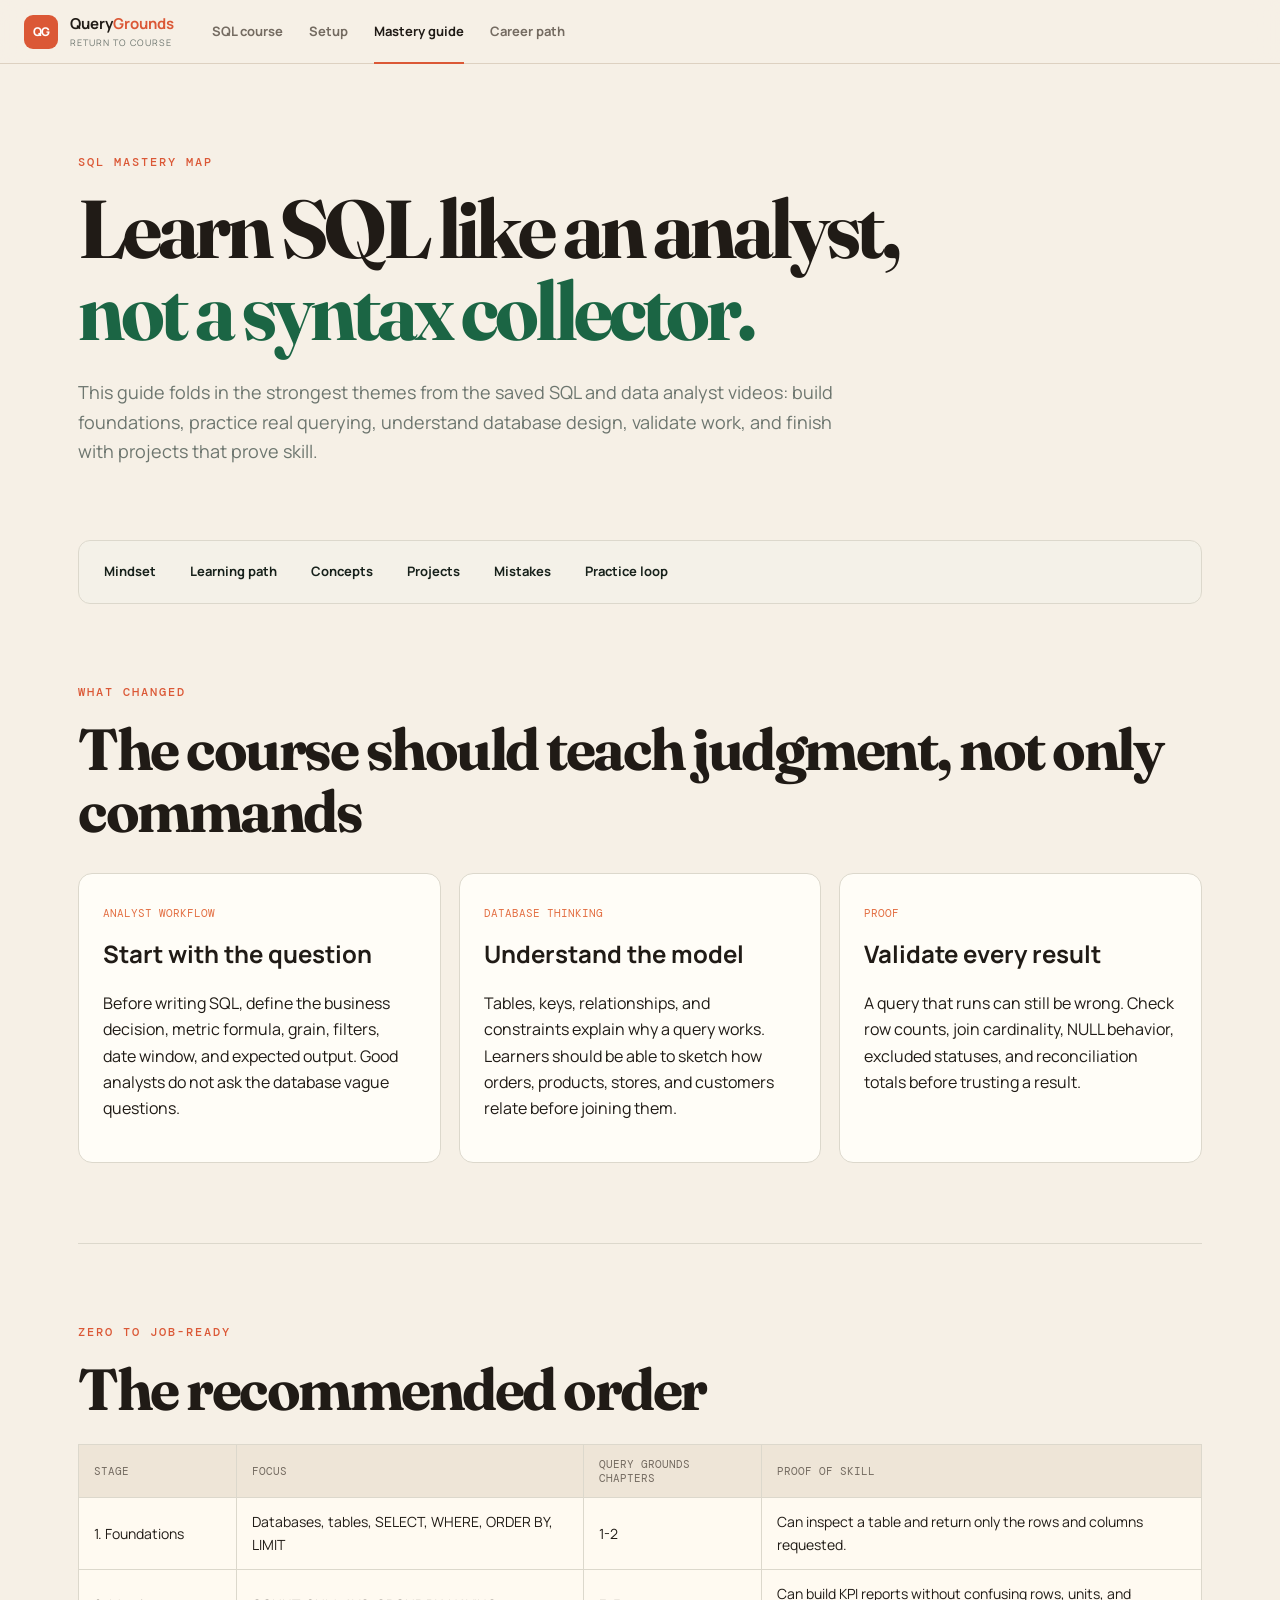
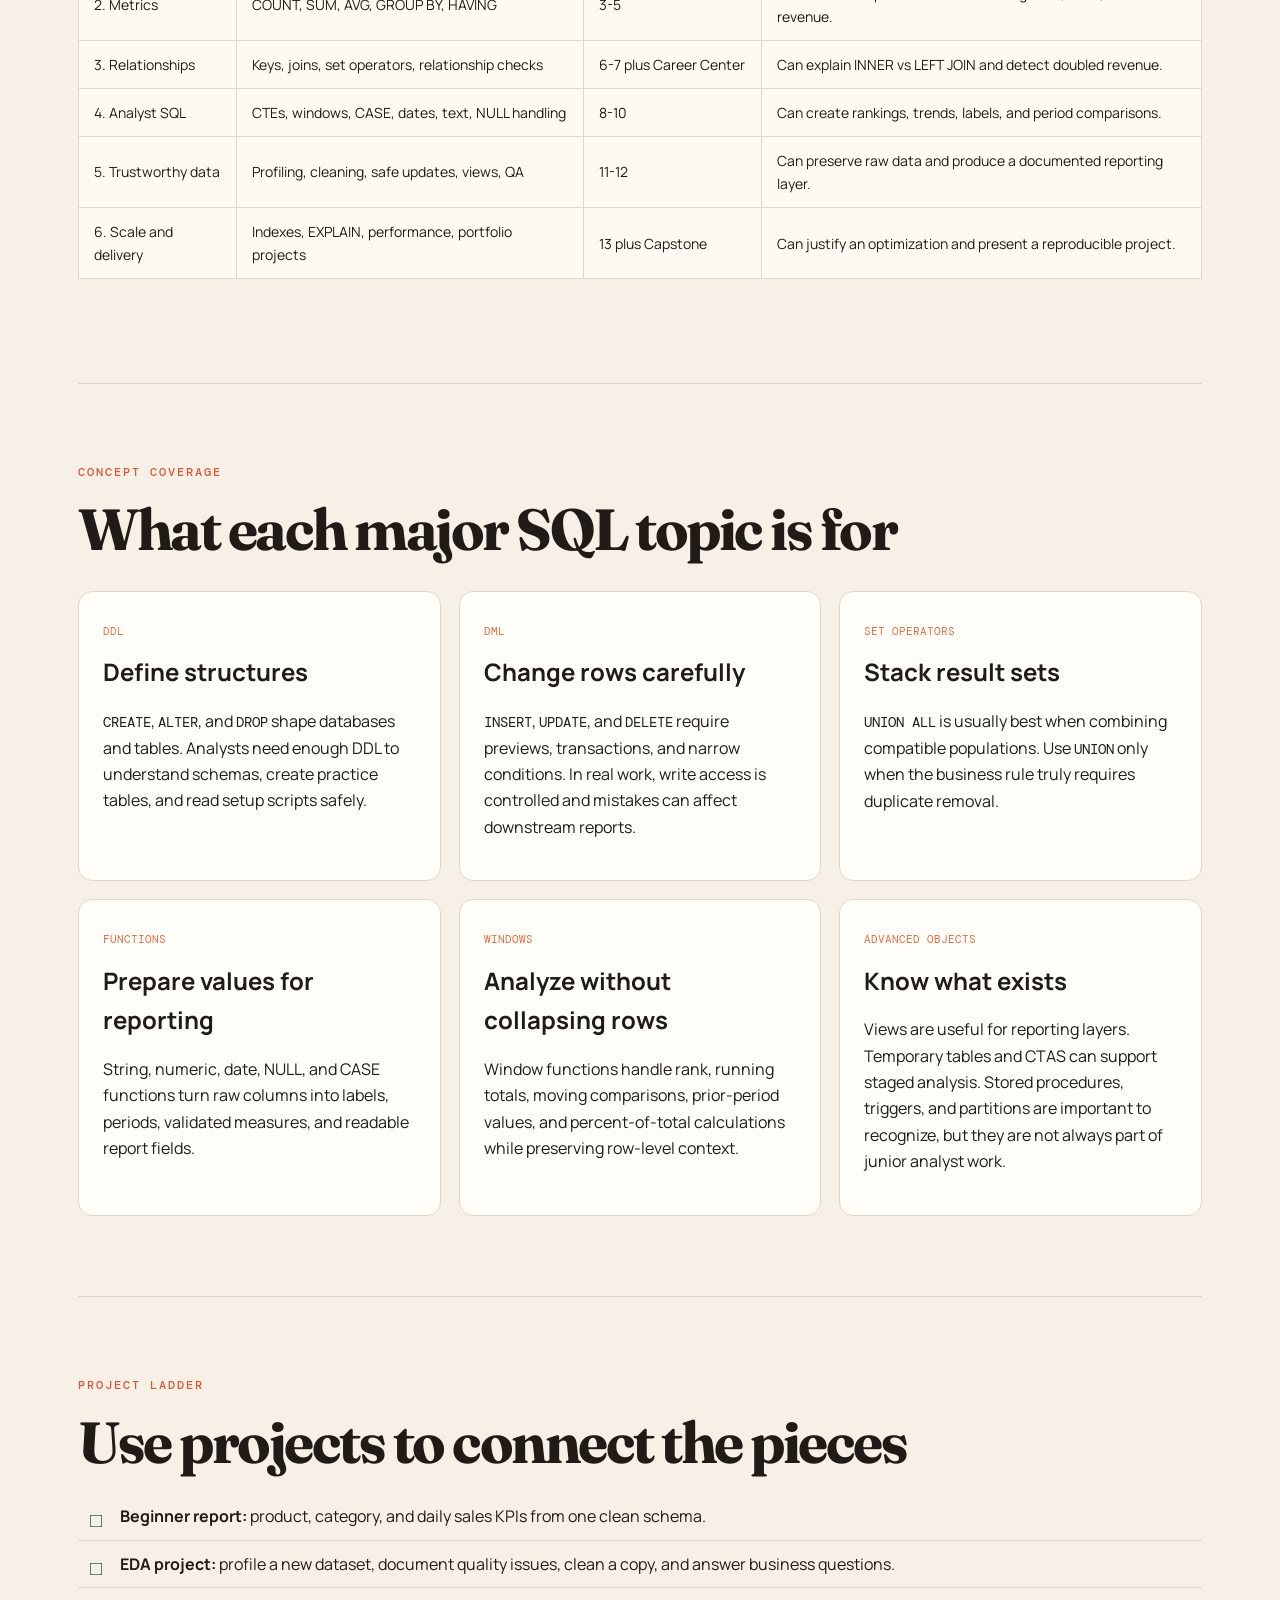
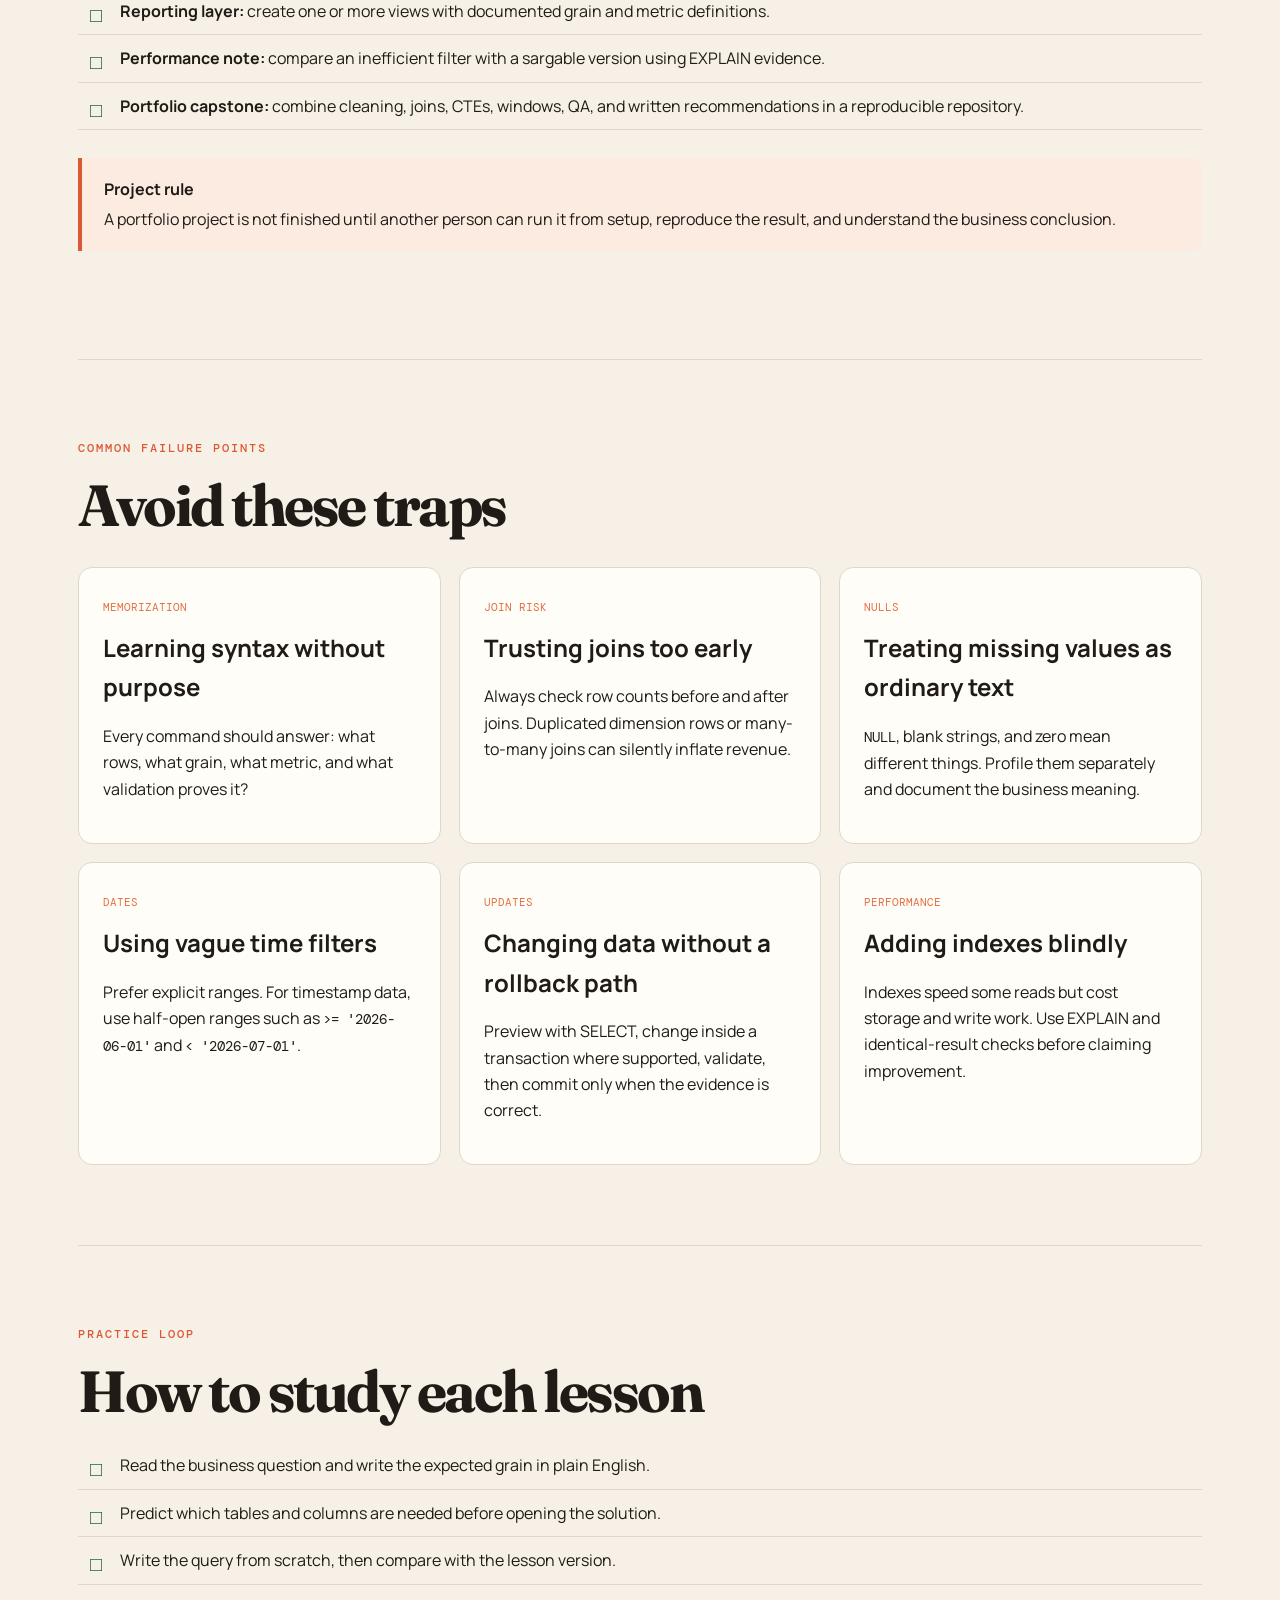
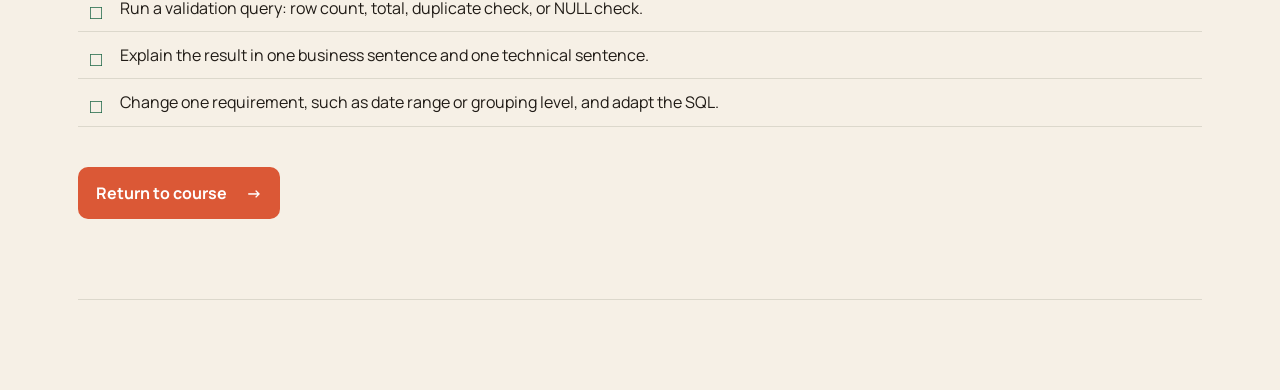
<file: sql-mastery-guide.html>
<!doctype html>
<html lang="en">
<head>
  <meta charset="UTF-8">
  <meta name="viewport" content="width=device-width,initial-scale=1">
  <meta name="description" content="A practical SQL mastery guide for data analysts using Query Grounds.">
  <title>SQL Mastery Guide - Query Grounds</title>
  <link rel="preconnect" href="https://fonts.googleapis.com">
  <link rel="preconnect" href="https://fonts.gstatic.com" crossorigin>
  <link href="https://fonts.googleapis.com/css2?family=DM+Mono:wght@400;500&family=Fraunces:opsz,wght@9..144,600;9..144,700&family=Manrope:wght@400;500;600;700;800&display=swap" rel="stylesheet">
  <link rel="stylesheet" href="styles.css">
  <link rel="stylesheet" href="source.css">
  <link rel="stylesheet" href="academy.css">
</head>
<body>
  <header class="topbar">
    <a class="brand" href="index.html">
      <span class="brand-mark">QG</span>
      <span><strong>Query<span>Grounds</span></strong><small>Return to course</small></span>
    </a>
    <nav class="main-nav" aria-label="Primary navigation">
      <a href="index.html#workspace">SQL course</a>
      <a href="setup/README.md">Setup</a>
      <a class="active" href="sql-mastery-guide.html">Mastery guide</a>
      <a href="career-center.html">Career path</a>
    </nav>
  </header>

  <main class="career-page mastery-page">
    <section class="career-hero">
      <p class="eyebrow">SQL MASTERY MAP</p>
      <h1>Learn SQL like an analyst,<br><em>not a syntax collector.</em></h1>
      <p>This guide folds in the strongest themes from the saved SQL and data analyst videos: build foundations, practice real querying, understand database design, validate work, and finish with projects that prove skill.</p>
    </section>

    <nav class="career-nav" aria-label="Mastery guide sections">
      <a href="#mindset">Mindset</a>
      <a href="#path">Learning path</a>
      <a href="#concepts">Concepts</a>
      <a href="#projects">Projects</a>
      <a href="#mistakes">Mistakes</a>
      <a href="#practice">Practice loop</a>
    </nav>

    <section id="mindset" class="career-section">
      <p class="eyebrow">WHAT CHANGED</p>
      <h2>The course should teach judgment, not only commands</h2>
      <div class="assessment-grid">
        <article class="assessment-card">
          <span>ANALYST WORKFLOW</span>
          <h3>Start with the question</h3>
          <p>Before writing SQL, define the business decision, metric formula, grain, filters, date window, and expected output. Good analysts do not ask the database vague questions.</p>
        </article>
        <article class="assessment-card">
          <span>DATABASE THINKING</span>
          <h3>Understand the model</h3>
          <p>Tables, keys, relationships, and constraints explain why a query works. Learners should be able to sketch how orders, products, stores, and customers relate before joining them.</p>
        </article>
        <article class="assessment-card">
          <span>PROOF</span>
          <h3>Validate every result</h3>
          <p>A query that runs can still be wrong. Check row counts, join cardinality, NULL behavior, excluded statuses, and reconciliation totals before trusting a result.</p>
        </article>
      </div>
    </section>

    <section id="path" class="career-section">
      <p class="eyebrow">ZERO TO JOB-READY</p>
      <h2>The recommended order</h2>
      <table class="data-table">
        <thead><tr><th>Stage</th><th>Focus</th><th>Query Grounds chapters</th><th>Proof of skill</th></tr></thead>
        <tbody>
          <tr><td>1. Foundations</td><td>Databases, tables, SELECT, WHERE, ORDER BY, LIMIT</td><td>1-2</td><td>Can inspect a table and return only the rows and columns requested.</td></tr>
          <tr><td>2. Metrics</td><td>COUNT, SUM, AVG, GROUP BY, HAVING</td><td>3-5</td><td>Can build KPI reports without confusing rows, units, and revenue.</td></tr>
          <tr><td>3. Relationships</td><td>Keys, joins, set operators, relationship checks</td><td>6-7 plus Career Center</td><td>Can explain INNER vs LEFT JOIN and detect doubled revenue.</td></tr>
          <tr><td>4. Analyst SQL</td><td>CTEs, windows, CASE, dates, text, NULL handling</td><td>8-10</td><td>Can create rankings, trends, labels, and period comparisons.</td></tr>
          <tr><td>5. Trustworthy data</td><td>Profiling, cleaning, safe updates, views, QA</td><td>11-12</td><td>Can preserve raw data and produce a documented reporting layer.</td></tr>
          <tr><td>6. Scale and delivery</td><td>Indexes, EXPLAIN, performance, portfolio projects</td><td>13 plus Capstone</td><td>Can justify an optimization and present a reproducible project.</td></tr>
        </tbody>
      </table>
    </section>

    <section id="concepts" class="career-section">
      <p class="eyebrow">CONCEPT COVERAGE</p>
      <h2>What each major SQL topic is for</h2>
      <div class="assessment-grid">
        <article class="assessment-card"><span>DDL</span><h3>Define structures</h3><p><code>CREATE</code>, <code>ALTER</code>, and <code>DROP</code> shape databases and tables. Analysts need enough DDL to understand schemas, create practice tables, and read setup scripts safely.</p></article>
        <article class="assessment-card"><span>DML</span><h3>Change rows carefully</h3><p><code>INSERT</code>, <code>UPDATE</code>, and <code>DELETE</code> require previews, transactions, and narrow conditions. In real work, write access is controlled and mistakes can affect downstream reports.</p></article>
        <article class="assessment-card"><span>SET OPERATORS</span><h3>Stack result sets</h3><p><code>UNION ALL</code> is usually best when combining compatible populations. Use <code>UNION</code> only when the business rule truly requires duplicate removal.</p></article>
        <article class="assessment-card"><span>FUNCTIONS</span><h3>Prepare values for reporting</h3><p>String, numeric, date, NULL, and CASE functions turn raw columns into labels, periods, validated measures, and readable report fields.</p></article>
        <article class="assessment-card"><span>WINDOWS</span><h3>Analyze without collapsing rows</h3><p>Window functions handle rank, running totals, moving comparisons, prior-period values, and percent-of-total calculations while preserving row-level context.</p></article>
        <article class="assessment-card"><span>ADVANCED OBJECTS</span><h3>Know what exists</h3><p>Views are useful for reporting layers. Temporary tables and CTAS can support staged analysis. Stored procedures, triggers, and partitions are important to recognize, but they are not always part of junior analyst work.</p></article>
      </div>
    </section>

    <section id="projects" class="career-section">
      <p class="eyebrow">PROJECT LADDER</p>
      <h2>Use projects to connect the pieces</h2>
      <ol class="project-checklist">
        <li><strong>Beginner report:</strong> product, category, and daily sales KPIs from one clean schema.</li>
        <li><strong>EDA project:</strong> profile a new dataset, document quality issues, clean a copy, and answer business questions.</li>
        <li><strong>Reporting layer:</strong> create one or more views with documented grain and metric definitions.</li>
        <li><strong>Performance note:</strong> compare an inefficient filter with a sargable version using EXPLAIN evidence.</li>
        <li><strong>Portfolio capstone:</strong> combine cleaning, joins, CTEs, windows, QA, and written recommendations in a reproducible repository.</li>
      </ol>
      <div class="callout"><strong>Project rule</strong>A portfolio project is not finished until another person can run it from setup, reproduce the result, and understand the business conclusion.</div>
    </section>

    <section id="mistakes" class="career-section">
      <p class="eyebrow">COMMON FAILURE POINTS</p>
      <h2>Avoid these traps</h2>
      <div class="assessment-grid">
        <article class="assessment-card"><span>MEMORIZATION</span><h3>Learning syntax without purpose</h3><p>Every command should answer: what rows, what grain, what metric, and what validation proves it?</p></article>
        <article class="assessment-card"><span>JOIN RISK</span><h3>Trusting joins too early</h3><p>Always check row counts before and after joins. Duplicated dimension rows or many-to-many joins can silently inflate revenue.</p></article>
        <article class="assessment-card"><span>NULLS</span><h3>Treating missing values as ordinary text</h3><p><code>NULL</code>, blank strings, and zero mean different things. Profile them separately and document the business meaning.</p></article>
        <article class="assessment-card"><span>DATES</span><h3>Using vague time filters</h3><p>Prefer explicit ranges. For timestamp data, use half-open ranges such as <code>&gt;= '2026-06-01'</code> and <code>&lt; '2026-07-01'</code>.</p></article>
        <article class="assessment-card"><span>UPDATES</span><h3>Changing data without a rollback path</h3><p>Preview with SELECT, change inside a transaction where supported, validate, then commit only when the evidence is correct.</p></article>
        <article class="assessment-card"><span>PERFORMANCE</span><h3>Adding indexes blindly</h3><p>Indexes speed some reads but cost storage and write work. Use EXPLAIN and identical-result checks before claiming improvement.</p></article>
      </div>
    </section>

    <section id="practice" class="career-section">
      <p class="eyebrow">PRACTICE LOOP</p>
      <h2>How to study each lesson</h2>
      <ol class="project-checklist">
        <li>Read the business question and write the expected grain in plain English.</li>
        <li>Predict which tables and columns are needed before opening the solution.</li>
        <li>Write the query from scratch, then compare with the lesson version.</li>
        <li>Run a validation query: row count, total, duplicate check, or NULL check.</li>
        <li>Explain the result in one business sentence and one technical sentence.</li>
        <li>Change one requirement, such as date range or grouping level, and adapt the SQL.</li>
      </ol>
      <a class="primary career-return" href="index.html#workspace">Return to course <span>-></span></a>
    </section>
  </main>
</body>
</html>
</file>
<file: styles.css>
:root{--ink:#17211b;--muted:#6d766f;--paper:#f4f1e8;--card:#fffdf7;--line:#dcd8cc;--green:#1b6544;--lime:#c9f27b;--rust:#e36f43;--code:#18231d;--shadow:0 20px 60px rgba(35,48,39,.10)}
*{box-sizing:border-box}html{scroll-behavior:smooth}body{margin:0;background:var(--paper);color:var(--ink);font-family:Manrope,sans-serif;line-height:1.65}.noise{position:fixed;inset:0;pointer-events:none;opacity:.035;z-index:20;background-image:url("data:image/svg+xml,%3Csvg viewBox='0 0 180 180' xmlns='http://www.w3.org/2000/svg'%3E%3Cfilter id='n'%3E%3CfeTurbulence type='fractalNoise' baseFrequency='.8' numOctaves='4' stitchTiles='stitch'/%3E%3C/filter%3E%3Crect width='100%25' height='100%25' filter='url(%23n)' opacity='.7'/%3E%3C/svg%3E")}.topbar{height:82px;padding:0 max(5vw,28px);display:flex;align-items:center;justify-content:space-between;border-bottom:1px solid var(--line);position:relative;z-index:2}.brand{display:flex;gap:12px;align-items:center;color:inherit;text-decoration:none}.brand-mark{display:grid;place-items:center;width:42px;height:42px;border-radius:12px;background:var(--green);color:white;font-weight:800;letter-spacing:-1px}.brand strong,.brand small{display:block}.brand small{font-size:11px;color:var(--muted);text-transform:uppercase;letter-spacing:1px}.top-actions{display:flex;align-items:center;gap:14px}.streak{font-size:13px;background:var(--card);padding:8px 14px;border:1px solid var(--line);border-radius:99px}.streak span{color:var(--rust)}button{font:inherit;cursor:pointer}.icon-btn{border:1px solid var(--line);background:transparent;border-radius:50%;width:40px;height:40px}.hero{min-height:610px;padding:90px max(7vw,28px);display:grid;grid-template-columns:1.05fr .95fr;align-items:center;gap:8vw;overflow:hidden}.hero-copy{max-width:680px}.eyebrow{font:500 12px DM Mono,monospace;letter-spacing:2px;color:var(--green);margin:0 0 18px}.hero h1{font-size:clamp(48px,6vw,88px);line-height:.98;letter-spacing:-5px;margin:0 0 30px;font-weight:700}.hero h1 em{font-style:normal;color:var(--green)}.hero-text{font-size:18px;max-width:600px;color:var(--muted)}.hero-actions{display:flex;align-items:center;gap:28px;margin-top:35px}.primary,.secondary{border:0;border-radius:10px;padding:13px 18px;font-weight:700}.primary{background:var(--green);color:white;box-shadow:0 6px 0 #0c412b}.primary:active{transform:translateY(3px);box-shadow:0 3px 0 #0c412b}.primary span{margin-left:16px}.secondary{border:1px solid var(--line);background:var(--card)}.text-link{color:var(--ink);font-weight:700;text-underline-offset:5px}.query-card{background:var(--code);color:#d9e4dc;border-radius:18px;box-shadow:var(--shadow);transform:rotate(1.5deg);overflow:hidden;max-width:560px}.query-head{display:flex;align-items:center;justify-content:space-between;padding:15px 18px;border-bottom:1px solid #334139;font:11px DM Mono,monospace}.query-head i{display:inline-block;width:8px;height:8px;border-radius:50%;background:#637168;margin-right:5px}.query-head i:first-child{background:var(--rust)}.query-head b{color:var(--lime)}pre{margin:0;white-space:pre-wrap}.query-card pre{padding:28px;font:15px/1.8 DM Mono,monospace}.kw{color:#c9f27b}.fn{color:#ef9b78}.result-mini{display:grid;grid-template-columns:1fr 1fr;background:#223027;border-top:1px solid #3a493f;padding:14px 28px;font:12px/2 DM Mono,monospace}.result-mini span{color:#89978e}.dashboard{padding:80px max(7vw,28px);background:#e9e5da;border-block:1px solid var(--line)}.section-heading{display:flex;justify-content:space-between;align-items:end}.section-heading h2{font-size:42px;letter-spacing:-2px;margin:0}.progress-summary{text-align:right}.progress-summary strong,.progress-summary span{display:block}.progress-summary strong{font-size:34px}.progress-summary span{font-size:12px;color:var(--muted);text-transform:uppercase}.progress-track{height:7px;background:#d4d0c5;border-radius:9px;margin:25px 0 38px;overflow:hidden}.progress-track span{height:100%;display:block;background:var(--green);width:0;transition:.5s}.roadmap{display:grid;grid-template-columns:repeat(4,1fr);gap:18px}.roadmap-card{position:relative;text-align:left;padding:24px;border:1px solid var(--line);background:var(--card);border-radius:14px;min-height:190px;transition:.2s}.roadmap-card:hover{transform:translateY(-4px);box-shadow:var(--shadow)}.roadmap-card.active{border:2px solid var(--green)}.roadmap-card.done:after{content:'✓';position:absolute;right:18px;top:18px;width:28px;height:28px;display:grid;place-items:center;border-radius:50%;background:var(--lime);font-weight:800}.roadmap-card small{font:11px DM Mono;color:var(--rust);letter-spacing:1px}.roadmap-card h3{font-size:21px;margin:18px 0 8px;line-height:1.2}.roadmap-card p{font-size:13px;color:var(--muted);margin:0}.card-progress{position:absolute;bottom:20px;left:24px;right:24px;font:10px DM Mono;color:var(--muted)}.workspace{max-width:1400px;margin:0 auto;padding:80px max(5vw,28px);display:grid;grid-template-columns:270px 1fr;gap:70px}.lesson-nav{position:sticky;top:25px;height:fit-content}.nav-title{padding-bottom:22px;border-bottom:1px solid var(--line)}.nav-title span,.nav-title strong{display:block}.nav-title span{font:11px DM Mono;color:var(--rust);letter-spacing:1px}.nav-title strong{font-size:21px;margin-top:5px}.lesson-nav nav{margin:18px 0}.tab-btn{display:flex;width:100%;border:0;background:transparent;padding:12px 10px;color:var(--muted);text-align:left;gap:12px;border-radius:8px}.tab-btn span{font:11px DM Mono;opacity:.7}.tab-btn:hover,.tab-btn.active{background:var(--card);color:var(--ink)}.tab-btn.done:after{content:'✓';color:var(--green);margin-left:auto}.reset-btn{background:none;border:0;color:var(--muted);font-size:11px;text-decoration:underline}.lesson-panel{min-width:0}.lesson-topline{display:flex;justify-content:space-between;align-items:center;margin-bottom:35px}.lesson-number{font:700 36px DM Mono;color:var(--green)}.reading-time{font:11px DM Mono;color:var(--muted);margin-left:14px}.complete-btn{border:1px solid var(--line);background:var(--card);border-radius:99px;padding:9px 14px}.complete-btn.done{background:var(--lime);border-color:var(--lime)}.lesson-content h2{font-size:clamp(36px,4vw,58px);letter-spacing:-2.8px;line-height:1.06;margin:0 0 22px}.lesson-content h3{font-size:24px;margin:42px 0 12px}.lesson-content>p{font-size:17px;color:#4e5851;max-width:800px}.callout{border-left:4px solid var(--rust);padding:18px 22px;background:#f0e5da;margin:28px 0;border-radius:0 10px 10px 0}.callout strong{display:block;margin-bottom:4px}.diagram{font:14px/1.8 DM Mono,monospace;background:#e9eee8;border:1px solid #cdd8d0;padding:24px;border-radius:12px;overflow:auto;margin:24px 0}.code-block{background:var(--code);color:#e6eee8;border-radius:12px;margin:20px 0;overflow:hidden}.code-label{display:flex;justify-content:space-between;padding:10px 16px;border-bottom:1px solid #37453c;color:#91a096;font:10px DM Mono}.code-label button{color:var(--lime);background:none;border:0;font:inherit}.code-block pre{padding:20px;font:14px/1.75 DM Mono;overflow:auto}.data-table{width:100%;border-collapse:collapse;margin:24px 0;background:var(--card);font-size:14px}.data-table th{font:11px DM Mono;text-transform:uppercase;color:var(--muted);background:#ece9df}.data-table th,.data-table td{padding:12px 15px;border:1px solid var(--line);text-align:left}.data-table td.num,.data-table th.num{text-align:right;font-family:DM Mono}.insight{display:grid;grid-template-columns:auto 1fr;gap:15px;background:var(--green);color:white;padding:22px;border-radius:12px;margin:28px 0}.insight b{font-size:22px;color:var(--lime)}.quiz{margin:38px 0;padding:26px;border:1px solid var(--line);background:var(--card);border-radius:14px}.quiz-tag{font:11px DM Mono;color:var(--rust)}.quiz h3{margin:8px 0 18px}.answers{display:grid;gap:10px}.answer{padding:13px;border:1px solid var(--line);background:white;text-align:left;border-radius:8px}.answer:hover{border-color:var(--green)}.answer.correct{background:#dff1d0;border-color:var(--green)}.answer.wrong{background:#f5dcd3;border-color:var(--rust)}.feedback{min-height:26px;margin-top:12px;font-weight:700}.lesson-footer{display:flex;justify-content:space-between;border-top:1px solid var(--line);padding-top:28px;margin-top:60px}.toast{position:fixed;right:25px;bottom:25px;background:var(--ink);color:white;padding:13px 20px;border-radius:9px;transform:translateY(100px);opacity:0;transition:.3s;z-index:50}.toast.show{transform:none;opacity:1}.dark{--ink:#eef3ed;--muted:#a6b0a8;--paper:#121914;--card:#1c261f;--line:#344039;--green:#9edc6a;--lime:#c9f27b;--rust:#ef8a62;--code:#0c120e}.dark .dashboard{background:#18211b}.dark .roadmap-card,.dark .secondary,.dark .complete-btn,.dark .tab-btn:hover,.dark .tab-btn.active{color:var(--ink)}.dark .lesson-content>p{color:#b9c1bb}.dark .data-table th{background:#263229}.dark .answer{background:#222e26;color:var(--ink)}.dark .callout{background:#31261f}.dark .diagram{background:#202c24;border-color:#36473b}.dark .primary{color:#102016;box-shadow:0 6px 0 #5b953b}
@media(max-width:950px){.hero{grid-template-columns:1fr;padding-top:60px}.query-card{max-width:100%}.roadmap{grid-template-columns:repeat(2,1fr)}.workspace{grid-template-columns:1fr;gap:30px}.lesson-nav{position:static}.lesson-nav nav{display:flex;overflow:auto}.tab-btn{min-width:180px}}
@media(max-width:600px){.brand small{display:none}.hero h1{letter-spacing:-3px}.roadmap{grid-template-columns:1fr}.section-heading{align-items:start}.workspace,.dashboard,.hero{padding-inline:20px}.hero-actions{align-items:flex-start;flex-direction:column}.lesson-topline{align-items:flex-start;gap:16px}.complete-btn{font-size:12px}.data-table{display:block;overflow-x:auto}.lesson-footer{gap:10px}.lesson-footer button{font-size:12px}}
.data-table .empty-result td{color:var(--muted);font-style:italic;text-align:center}
.data-table caption{padding:11px 14px;background:var(--green);color:white;font-weight:700;text-align:left;caption-side:top;border-radius:10px 10px 0 0}
@media(min-width:951px){.lesson-nav{max-height:calc(100vh - 50px);overflow-y:auto;padding-right:8px;scrollbar-width:thin}}
.lesson-visual{margin:32px 0;border:1px solid var(--line);border-radius:16px;overflow:hidden;background:var(--card);box-shadow:0 14px 34px rgba(20,40,28,.1)}.lesson-visual img{display:block;width:100%;height:auto;aspect-ratio:16/9;object-fit:cover}.lesson-visual figcaption{padding:16px 20px;color:var(--muted);font-size:14px}.lesson-visual figcaption strong{display:block;color:var(--ink);margin-bottom:3px}
.query-visual{margin:30px 0;padding:22px;border:1px solid var(--line);border-radius:16px;background:linear-gradient(135deg,#eef3ea,#f7f3e9);overflow:hidden}.query-visual-title span,.query-visual-title strong{display:block}.query-visual-title span{font:10px DM Mono,monospace;letter-spacing:1.4px;color:var(--rust)}.query-visual-title strong{font-size:17px;margin-top:4px}.query-flow{display:flex;align-items:stretch;gap:28px;margin-top:18px;overflow-x:auto;padding:2px 2px 8px}.flow-step{position:relative;min-width:155px;flex:1;padding:16px;border:1px solid #ccd8ce;border-radius:12px;background:var(--card)}.flow-step:not(:last-child):after{content:'→';position:absolute;right:-22px;top:50%;transform:translateY(-50%);color:var(--green);font-size:22px;font-weight:800}.flow-step>span{display:grid;place-items:center;width:25px;height:25px;border-radius:50%;background:var(--green);color:white;font:11px DM Mono}.flow-step strong,.flow-step small{display:block}.flow-step strong{margin-top:10px;font-size:14px}.flow-step small{margin-top:5px;color:var(--muted);font-size:12px;line-height:1.45}.dark .query-visual{background:linear-gradient(135deg,#1b2820,#20261f)}.dark .flow-step{border-color:#36473b}@media(max-width:600px){.query-flow{gap:24px}.flow-step{min-width:180px}}
.statement-scene{margin:30px 0;border:1px solid var(--line);border-radius:18px;background:linear-gradient(145deg,#f8f4e9,#edf3ea);overflow:hidden;box-shadow:0 12px 30px rgba(20,40,28,.08)}.scene-heading{padding:18px 22px;border-bottom:1px solid var(--line)}.scene-heading span,.scene-heading strong{display:block}.scene-heading span{font:10px DM Mono,monospace;letter-spacing:1.5px;color:var(--rust)}.scene-heading strong{font-size:17px;margin-top:4px}.scene-stage{display:grid;grid-template-columns:minmax(190px,1fr) auto minmax(190px,1fr);align-items:center;gap:18px;padding:24px}.scene-stage section>b{display:block;margin-bottom:10px;font:10px DM Mono,monospace;letter-spacing:1.2px;color:var(--muted)}.scene-items{display:grid;gap:9px}.scene-item{display:flex;align-items:center;gap:11px;padding:11px 12px;border:1px solid #cfd9d0;border-radius:11px;background:var(--card);transition:.2s}.scene-item.kept{border-color:#76a779;background:#edf7e9}.scene-item.removed{opacity:.48;border-color:#ce8b79;text-decoration:line-through}.scene-icon{display:grid;place-items:center;flex:0 0 34px;width:34px;height:34px;border-radius:9px;background:#e8eee4;font-size:19px}.scene-item strong,.scene-item small{display:block}.scene-item strong{font-size:13px}.scene-item small{color:var(--muted);font-size:11px;line-height:1.35;margin-top:2px}.scene-operation{display:flex;align-items:center;gap:8px;color:var(--green)}.scene-operation>i{font-style:normal;font-size:24px;font-weight:800}.scene-operation>div{width:150px;min-height:132px;display:grid;place-items:center;align-content:center;text-align:center;padding:14px;border:2px solid var(--green);border-radius:50%;background:var(--card);box-shadow:inset 0 0 0 7px #e7efe6}.scene-operation span{font-size:24px}.scene-operation strong,.scene-operation small{display:block}.scene-operation strong{font-size:13px;margin-top:3px}.scene-operation small{font-size:10px;line-height:1.3;color:var(--muted);margin-top:4px}.statement-scene figcaption{padding:13px 22px;border-top:1px solid var(--line);font-size:13px;color:var(--muted)}.dark .statement-scene{background:linear-gradient(145deg,#19251e,#22291f)}.dark .scene-item.kept{background:#203522}.dark .scene-operation>div{box-shadow:inset 0 0 0 7px #203124}@media(max-width:760px){.scene-stage{grid-template-columns:1fr}.scene-operation{justify-content:center;transform:rotate(90deg);margin:2px 0}.scene-operation>div{width:118px;min-height:118px}.scene-operation>div>*{transform:rotate(-90deg)}}
</file>
<file: source.css>
.table-scroll { overflow-x: auto; }
.lesson-content ul { padding-left: 22px; }
.lesson-content li { margin: 8px 0; }
.lesson-nav nav {
  max-height: 62vh;
  overflow-y: auto;
  padding-right: 5px;
  scrollbar-width: thin;
}
.lesson-content .diagram {
  max-width: 100%;
  white-space: pre;
}
.lesson-content p + p { margin-top: 18px; }
@media (max-width: 950px) {
  .lesson-nav nav { max-height: none; overflow-y: hidden; }
}
.project-brief { margin: 24px 0; padding: 22px; border-left: 5px solid var(--green); border-radius: 0 12px 12px 0; background: var(--card); }
.project-brief strong { color: var(--green); }
.project-brief p { margin: 6px 0 0; }
.project-checklist { list-style: none; padding: 0 !important; }
.project-checklist li { position: relative; padding: 10px 12px 10px 42px; border-bottom: 1px solid var(--line); }
.project-checklist li::before { content: "□"; position: absolute; left: 12px; color: var(--green); font-size: 20px; }
.project-hint, .project-solution { margin: 18px 0; border: 1px solid var(--line); border-radius: 12px; background: var(--card); }
.project-hint summary, .project-solution summary { cursor: pointer; padding: 16px 18px; font-weight: 700; }
.project-hint > p, .project-solution > p, .project-solution > .code-block { margin-left: 18px; margin-right: 18px; }
.quiz button:focus-visible, details summary:focus-visible, .tab-btn:focus-visible { outline: 3px solid var(--rust); outline-offset: 3px; }
.career-link{color:var(--ink);font-size:13px;font-weight:700;text-underline-offset:4px}.career-page{max-width:1180px;margin:auto;padding:0 28px 90px}.career-hero{padding:90px 0 55px;max-width:900px}.career-hero h1{margin:0 0 26px;font-size:clamp(46px,7vw,82px);line-height:1;letter-spacing:-4px}.career-hero h1 em{color:var(--green);font-style:normal}.career-hero>p:last-child{max-width:760px;font-size:18px;color:var(--muted)}.career-nav{position:sticky;top:0;z-index:5;display:flex;gap:8px;overflow-x:auto;padding:12px;border:1px solid var(--line);border-radius:12px;background:var(--paper)}.career-nav a{white-space:nowrap;padding:8px 13px;border-radius:8px;color:var(--ink);font-size:13px;font-weight:700;text-decoration:none}.career-nav a:hover{background:var(--card)}.career-section{padding:80px 0;border-bottom:1px solid var(--line)}.career-section h2{margin:0 0 20px;font-size:clamp(36px,5vw,58px);line-height:1.08;letter-spacing:-2.5px}.career-section h3{margin-top:36px;font-size:24px}.assessment-grid{display:grid;grid-template-columns:repeat(3,1fr);gap:18px;margin-top:30px}.assessment-card{padding:24px;border:1px solid var(--line);border-radius:14px;background:var(--card)}.assessment-card>span{color:var(--rust);font:11px DM Mono,monospace}.assessment-card h3{margin:10px 0 14px}.assessment-card li{margin-bottom:9px}.career-solution,.interview-list details{margin-top:18px;border:1px solid var(--line);border-radius:12px;background:var(--card)}.career-solution summary,.interview-list summary{cursor:pointer;padding:17px;font-weight:700}.career-solution p,.interview-list details p{padding:0 17px 12px}.career-section code{font-family:DM Mono,monospace;font-size:.9em}.career-return{display:inline-block;margin-top:24px;text-decoration:none}@media(max-width:850px){.assessment-grid{grid-template-columns:1fr}.career-page{padding-inline:20px}.career-hero{padding-top:55px}.career-hero h1{letter-spacing:-2px}}
.expected-result{margin:-8px 0 28px;border:1px solid #b9d3bf;border-top:4px solid var(--green);border-radius:0 0 12px 12px;background:var(--card);overflow:hidden}.expected-result.error{border-color:#dcaa98;border-top-color:var(--rust)}.expected-result-title{display:flex;align-items:baseline;gap:12px;padding:14px 18px;border-bottom:1px solid var(--line);background:rgba(27,101,68,.06)}.expected-result.error .expected-result-title{background:rgba(227,111,67,.08)}.expected-result-title span{font:10px DM Mono,monospace;letter-spacing:1.3px;color:var(--green)}.expected-result.error .expected-result-title span{color:var(--rust)}.expected-result-title strong{font-size:14px}.expected-result>p{margin:14px 18px;color:var(--muted);font-size:14px}.expected-result>.table-scroll{margin:0}.expected-result .data-table{margin:0;border:0;border-radius:0}.expected-result .null-value{color:var(--rust);font-family:DM Mono,monospace;font-style:italic}.dark .expected-result-title{background:rgba(158,220,106,.08)}@media(max-width:600px){.expected-result-title{display:block}.expected-result-title strong{display:block;margin-top:4px}}
.script-outcomes{margin:0;padding:8px 20px 14px 48px}.script-outcomes li{padding:10px 0;border-bottom:1px solid var(--line)}.script-outcomes li:last-child{border-bottom:0}.script-outcomes strong,.script-outcomes span{display:block}.script-outcomes span{margin-top:4px;color:var(--muted);font-size:13px}
</file>
<file: academy.css>
:root{--academy-bg:#f6f0e6;--academy-surface:#fffaf1;--academy-panel:#eee5d7;--academy-text:#201b16;--academy-muted:#746b61;--academy-line:#ddd1c1;--academy-accent:#db5836;--academy-code:#171717;--academy-code-line:#303030;--academy-blue:#55b8ff;--academy-green:#b8dc72;--academy-purple:#c8a7ff}
.dark{--academy-bg:#0d0b09;--academy-surface:#17130f;--academy-panel:#211b16;--academy-text:#f7efe4;--academy-muted:#aaa095;--academy-line:#393128;--academy-accent:#ff6842;--academy-code:#151515;--academy-code-line:#333;--paper:var(--academy-bg);--card:var(--academy-surface);--ink:var(--academy-text);--muted:var(--academy-muted);--line:var(--academy-line);--green:var(--academy-accent);--lime:#d9f08e;--rust:var(--academy-accent);--code:var(--academy-code)}
html{scroll-padding-top:82px}body{background:var(--academy-bg);color:var(--academy-text);font-family:Manrope,sans-serif}.noise{display:none}.skip-link{position:fixed;z-index:200;left:16px;top:-80px;padding:10px 14px;background:var(--academy-accent);color:#fff;border-radius:8px}.skip-link:focus{top:12px}
.topbar{position:sticky;top:0;z-index:100;height:64px;padding:0 24px;background:color-mix(in srgb,var(--academy-bg) 94%,transparent);backdrop-filter:blur(14px);border-color:var(--academy-line)}.brand-mark{width:34px;height:34px;border-radius:9px;background:var(--academy-accent);font-size:12px}.brand strong{font-size:15px}.brand strong span{color:var(--academy-accent)}.brand small{font-size:9px}.main-nav{display:flex;gap:26px;margin-left:38px;margin-right:auto}.main-nav a{position:relative;color:var(--academy-muted);font-size:13px;font-weight:700;text-decoration:none}.main-nav a:hover,.main-nav a.active{color:var(--academy-text)}.main-nav a.active:after{content:"";position:absolute;left:0;right:0;bottom:-22px;height:2px;background:var(--academy-accent)}.top-actions{gap:10px}.curriculum-toggle{display:none;border:1px solid var(--academy-line);background:var(--academy-surface);color:var(--academy-text);border-radius:8px;padding:7px 10px;font-size:12px}.streak{background:var(--academy-surface);border-color:var(--academy-line)}.icon-btn{color:var(--academy-text);border-color:var(--academy-line)}
.hero{min-height:620px;padding:92px max(7vw,32px);background:radial-gradient(circle at 78% 24%,color-mix(in srgb,var(--academy-accent) 15%,transparent),transparent 32%),var(--academy-bg);border-bottom:1px solid var(--academy-line)}.hero-copy{max-width:720px}.hero-badge{display:inline-flex;margin:0 0 26px;padding:7px 12px;border:1px solid color-mix(in srgb,var(--academy-accent) 45%,var(--academy-line));border-radius:999px;color:var(--academy-accent);background:color-mix(in srgb,var(--academy-accent) 8%,transparent);font:500 11px DM Mono,monospace;letter-spacing:.5px}.hero h1,.section-heading h2,.lesson-content h2,.career-hero h1,.career-section h2{font-family:Fraunces,Georgia,serif}.hero h1{font-size:clamp(52px,6vw,86px);letter-spacing:-3px}.hero h1 em{color:var(--academy-accent)}.hero-text{color:var(--academy-muted);max-width:670px}.hero-stats{display:flex;gap:28px;margin-top:27px;color:var(--academy-muted);font-size:12px}.hero-stats span{display:flex;align-items:baseline;gap:7px}.hero-stats strong{color:var(--academy-text);font:700 24px Fraunces,serif}.primary{background:var(--academy-accent);box-shadow:none;color:#fff}.primary:active{box-shadow:none}.text-link{color:var(--academy-text)}.query-card{border:1px solid var(--academy-code-line);background:var(--academy-code);transform:rotate(1deg);box-shadow:0 28px 80px rgba(0,0,0,.3)}.query-head{border-color:var(--academy-code-line)}.result-mini{background:#1d1d1d;border-color:var(--academy-code-line)}
.dashboard{padding:82px max(5vw,28px);background:var(--academy-panel);border-color:var(--academy-line)}.section-heading{align-items:center}.section-heading h2{max-width:760px;font-size:clamp(34px,4vw,52px);line-height:1.08;letter-spacing:-1.5px}.progress-track{background:color-mix(in srgb,var(--academy-muted) 22%,transparent)}.progress-track span{background:var(--academy-accent)}.roadmap{grid-template-columns:repeat(3,1fr)}.roadmap-card{background:var(--academy-surface);border-color:var(--academy-line);color:var(--academy-text);min-height:205px}.roadmap-card.active{border-color:var(--academy-accent);box-shadow:inset 0 3px var(--academy-accent)}.roadmap-card small{color:var(--academy-accent)}.roadmap-card p,.card-progress{color:var(--academy-muted)}
.workspace{max-width:1560px;min-height:100vh;margin:0 auto;padding:0 20px;display:grid;grid-template-columns:288px minmax(0,880px) 220px;gap:0;align-items:start}.lesson-nav{position:sticky;top:64px;height:calc(100vh - 64px);max-height:none;overflow:auto;padding:24px 14px 32px 0;border-right:1px solid var(--academy-line);scrollbar-width:thin}.nav-title{padding:0 12px 16px;border-color:var(--academy-line)}.nav-title span{color:var(--academy-accent)}.nav-title strong{font-size:12px;color:var(--academy-muted)}.current-segment{display:none}.lesson-nav nav{max-height:none;margin:14px 0;overflow:visible;padding:0}.nav-group{margin-bottom:5px}.segment-toggle{display:flex;align-items:center;width:100%;gap:9px;padding:10px 11px;border:0;border-radius:7px;background:transparent;color:var(--academy-muted);text-align:left;font-weight:800;font-size:12px;letter-spacing:.35px}.segment-toggle:hover,.nav-group.active>.segment-toggle{background:var(--academy-panel);color:var(--academy-accent)}.segment-toggle .segment-index{font:500 10px DM Mono,monospace}.segment-toggle .chevron{margin-left:auto;transition:.2s}.nav-group.active .chevron{transform:rotate(90deg)}.segment-lessons{padding:5px 0 8px 13px;border-left:1px solid var(--academy-line);margin-left:18px}.tab-btn{align-items:flex-start;padding:8px 10px;gap:9px;color:var(--academy-muted);font-size:12px;line-height:1.35}.tab-btn span{flex:0 0 21px}.tab-btn:hover,.tab-btn.active{background:color-mix(in srgb,var(--academy-accent) 10%,transparent);color:var(--academy-text)}.tab-btn.active{box-shadow:inset 2px 0 var(--academy-accent)}.tab-btn.done:after{color:var(--academy-accent)}.reset-btn{margin:8px 12px;color:var(--academy-muted)}
.lesson-mode .hero,.lesson-mode .dashboard{display:none}.lesson-mode .workspace{min-height:calc(100vh - 64px)}.course-overview-link{display:flex;width:100%;gap:10px;margin-bottom:12px;padding:10px 12px;border:1px solid var(--academy-line);border-radius:7px;background:var(--academy-surface);color:var(--academy-text);font-size:12px;font-weight:700}.course-overview-link:hover{border-color:var(--academy-accent);color:var(--academy-accent)}.segment-toggle small{margin-left:auto;color:var(--academy-muted);font:9px DM Mono,monospace}.segment-toggle .chevron{margin-left:0}
.lesson-panel{min-width:0;padding:30px 48px 90px;border-right:1px solid var(--academy-line)}.breadcrumbs{display:flex;align-items:center;gap:10px;min-width:0;margin-bottom:30px;color:var(--academy-muted);font-size:11px}.breadcrumbs a,.breadcrumbs button{border:0;background:none;padding:0;color:var(--academy-muted);text-decoration:none;font:inherit;cursor:pointer}.breadcrumbs strong{overflow:hidden;text-overflow:ellipsis;white-space:nowrap;color:var(--academy-accent);font-weight:600}.lesson-topline{margin-bottom:34px;padding-bottom:18px;border-bottom:1px solid var(--academy-line)}.lesson-number{color:var(--academy-accent);font-size:28px}.reading-time{color:var(--academy-muted)}.complete-btn{background:var(--academy-surface);border-color:var(--academy-line);color:var(--academy-text)}.complete-btn.done{background:color-mix(in srgb,var(--academy-accent) 20%,var(--academy-surface));border-color:var(--academy-accent)}.lesson-content h2{font-size:clamp(38px,4vw,58px);letter-spacing:-1.8px;color:var(--academy-text)}.lesson-content h3{font-family:Fraunces,Georgia,serif;color:var(--academy-text)}.lesson-content>p{max-width:790px;color:var(--academy-text);font-size:16px;line-height:1.85}.lesson-content a{color:var(--academy-accent)}.lesson-content code:not(pre code){padding:2px 6px;border-radius:5px;background:var(--academy-panel);color:var(--academy-text);font:13px DM Mono,monospace}.eyebrow{color:var(--academy-accent)}.code-block{border:1px solid var(--academy-code-line);background:var(--academy-code);box-shadow:0 12px 32px rgba(0,0,0,.16)}.code-label{background:#1d1d1d;border-color:var(--academy-code-line)}.code-label span{color:#aaa}.code-label button{color:var(--academy-accent)}.code-block pre{color:#e8e8e8}.sql-keyword{color:var(--academy-blue)}.sql-function{color:var(--academy-green)}.sql-string{color:#f0a08e}.sql-number{color:var(--academy-purple)}.sql-comment{color:#777;font-style:italic}.expected-result{background:var(--academy-surface);border-color:color-mix(in srgb,var(--academy-accent) 35%,var(--academy-line));border-top-color:var(--academy-accent)}.expected-result-title{background:color-mix(in srgb,var(--academy-accent) 8%,transparent)}.expected-result-title span{color:var(--academy-accent)}.data-table{background:var(--academy-surface);color:var(--academy-text)}.data-table th{background:var(--academy-panel);color:var(--academy-muted)}.callout{background:color-mix(in srgb,var(--academy-accent) 9%,var(--academy-surface));border-color:var(--academy-accent)}.diagram,.query-visual,.statement-scene{background:var(--academy-panel);border-color:var(--academy-line)}.insight{background:var(--academy-accent)}.quiz{background:var(--academy-surface);border-color:var(--academy-line)}.answer{background:var(--academy-panel);color:var(--academy-text);border-color:var(--academy-line)}.lesson-footer{border-color:var(--academy-line)}.secondary{background:var(--academy-surface);color:var(--academy-text);border-color:var(--academy-line)}
.lesson-toc{position:sticky;top:64px;max-height:calc(100vh - 64px);overflow:auto;padding:30px 0 30px 24px;color:var(--academy-muted)}.lesson-toc>strong{font:500 10px DM Mono,monospace;letter-spacing:1.4px;color:var(--academy-accent)}.lesson-toc nav{display:grid;gap:4px;margin-top:14px;border-left:1px solid var(--academy-line)}.lesson-toc a{display:block;padding:6px 0 6px 14px;color:var(--academy-muted);font-size:11px;line-height:1.35;text-decoration:none}.lesson-toc a:hover{color:var(--academy-text)}.lesson-toc a.toc-h2{font-weight:700;color:var(--academy-text)}.lesson-toc .toc-career{margin-top:22px;padding:12px;border:1px solid var(--academy-line);border-radius:8px;color:var(--academy-accent);font-weight:700}.toast{background:var(--academy-text);color:var(--academy-bg)}
@media(max-width:1180px){.workspace{grid-template-columns:270px minmax(0,1fr)}.lesson-toc{display:none}.lesson-panel{border-right:0}.roadmap{grid-template-columns:repeat(2,1fr)}}
@media(max-width:820px){.main-nav{display:none}.curriculum-toggle{display:block}.curriculum-toggle span{display:none}.streak{display:none}.hero{grid-template-columns:1fr;padding-top:60px}.hero-stats{flex-wrap:wrap}.roadmap{grid-template-columns:1fr}.workspace{display:block;padding:0}.lesson-nav{position:fixed;z-index:120;left:0;top:64px;width:min(88vw,330px);height:calc(100vh - 64px);padding:20px;background:var(--academy-bg);transform:translateX(-105%);transition:.25s;box-shadow:20px 0 50px rgba(0,0,0,.35)}.nav-open .lesson-nav{transform:none}.lesson-panel{padding:28px 20px 70px}.breadcrumbs{margin-bottom:22px}.lesson-content h2{font-size:38px}.topbar{padding-inline:15px}.brand small{display:none}.hero h1{letter-spacing:-2px}.hero-actions{flex-direction:column}.section-heading{align-items:flex-start}.progress-summary{display:none}}
.code-block pre{white-space:pre;overflow-x:auto}
.learning-brief{display:grid;grid-template-columns:1.2fr 1.2fr .8fr;gap:1px;margin:0 0 34px;border:1px solid var(--academy-line);border-radius:12px;overflow:hidden;background:var(--academy-line)}.learning-brief>div{padding:15px 17px;background:var(--academy-surface)}.learning-brief span,.teaching-summary span{display:block;margin-bottom:6px;color:var(--academy-accent);font:500 9px DM Mono,monospace;letter-spacing:1.15px}.learning-brief p{margin:0;color:var(--academy-muted);font-size:12px;line-height:1.55}.query-teaching{margin:28px 0 20px;padding:24px;border:1px solid var(--academy-line);border-radius:14px;background:color-mix(in srgb,var(--academy-panel) 62%,var(--academy-surface));box-shadow:0 14px 34px rgba(0,0,0,.08)}.query-teaching .teaching-kicker{margin:0 0 5px;color:var(--academy-accent);font:500 10px DM Mono,monospace;letter-spacing:1.5px}.query-teaching>h3{margin:0 0 20px;font-size:24px}.teaching-summary{display:grid;grid-template-columns:1.2fr .8fr .9fr;gap:12px}.teaching-summary>div{padding:14px;border:1px solid var(--academy-line);border-radius:9px;background:var(--academy-surface)}.teaching-summary p{margin:0;color:var(--academy-text);font-size:13px;line-height:1.65}.teaching-summary code{padding:1px 4px;border-radius:4px;background:var(--academy-panel);font:11px DM Mono,monospace}.clause-walkthrough{display:grid;gap:0;margin:22px 0;padding:0;list-style:none;counter-reset:none}.clause-walkthrough li{display:grid;grid-template-columns:30px 1fr;gap:12px;position:relative;padding:0 0 16px}.clause-walkthrough li:not(:last-child):before{content:"";position:absolute;left:14px;top:28px;bottom:0;width:1px;background:var(--academy-line)}.clause-walkthrough li>span{display:grid;place-items:center;align-self:start;width:28px;height:28px;border:1px solid color-mix(in srgb,var(--academy-accent) 60%,var(--academy-line));border-radius:50%;color:var(--academy-accent);background:var(--academy-surface);font:500 10px DM Mono,monospace}.clause-walkthrough li>div{min-width:0}.clause-walkthrough code{display:inline-block;margin-right:9px;color:var(--academy-accent);font:500 10px DM Mono,monospace}.clause-walkthrough strong{font:500 12px DM Mono,monospace;color:var(--academy-text)}.clause-walkthrough p{margin:5px 0 0;color:var(--academy-muted);font-size:12px;line-height:1.5}.teaching-check{display:grid;grid-template-columns:130px 1fr;gap:12px;padding:12px 14px;border-top:1px solid var(--academy-line);font-size:12px}.teaching-check strong{color:var(--academy-text)}.teaching-check span{color:var(--academy-muted)}.practice-prompt{margin-top:0;border-radius:0 0 9px 9px;background:color-mix(in srgb,var(--academy-accent) 7%,transparent)}.error-teaching{border-color:color-mix(in srgb,var(--academy-accent) 55%,var(--academy-line))}.error-teaching>p:not(.teaching-kicker){color:var(--academy-text);line-height:1.7}
@media(max-width:900px){.learning-brief,.teaching-summary{grid-template-columns:1fr}.learning-brief{gap:1px}.query-teaching{padding:18px}.teaching-check{grid-template-columns:1fr;gap:3px}}
.concept-teaching{display:grid;grid-template-columns:repeat(3,1fr);gap:1px;margin:28px 0 34px;border:1px solid var(--academy-line);border-radius:13px;overflow:hidden;background:var(--academy-line)}.concept-teaching>.teaching-kicker{grid-column:1/-1;margin:0;padding:13px 17px;background:color-mix(in srgb,var(--academy-accent) 8%,var(--academy-surface));color:var(--academy-accent);font:500 10px DM Mono,monospace;letter-spacing:1.4px}.concept-teaching>div{padding:17px;background:var(--academy-surface)}.concept-teaching span{display:block;margin-bottom:7px;color:var(--academy-accent);font:500 9px DM Mono,monospace;letter-spacing:1.1px}.concept-teaching p{margin:0;color:var(--academy-text);font-size:13px;line-height:1.68}.concept-teaching>div:last-child{background:color-mix(in srgb,var(--academy-accent) 7%,var(--academy-surface))}@media(max-width:900px){.concept-teaching{grid-template-columns:1fr}.concept-teaching>.teaching-kicker{grid-column:1}}
.chapter-label{margin:0 0 12px;color:var(--academy-accent);font:600 10px DM Mono,monospace;letter-spacing:1.5px}.chapter-lead{max-width:760px;margin:18px 0 42px;padding-left:18px;border-left:3px solid var(--academy-accent);color:var(--academy-muted);font:20px/1.7 Fraunces,Georgia,serif}.chapter-reading{counter-reset:subsection}.textbook-subsection{padding:38px 0 44px;border-top:1px solid var(--academy-line)}.textbook-subsection h3{margin:0 0 20px;font-size:30px;line-height:1.2;letter-spacing:-.5px}.textbook-subsection>p{max-width:790px;color:var(--academy-text);font-size:16px;line-height:1.85}.textbook-subsection .code-block{margin-top:24px}.textbook-subsection .expected-result{margin-bottom:26px}.textbook-subsection:last-child{padding-bottom:10px}
</file>
